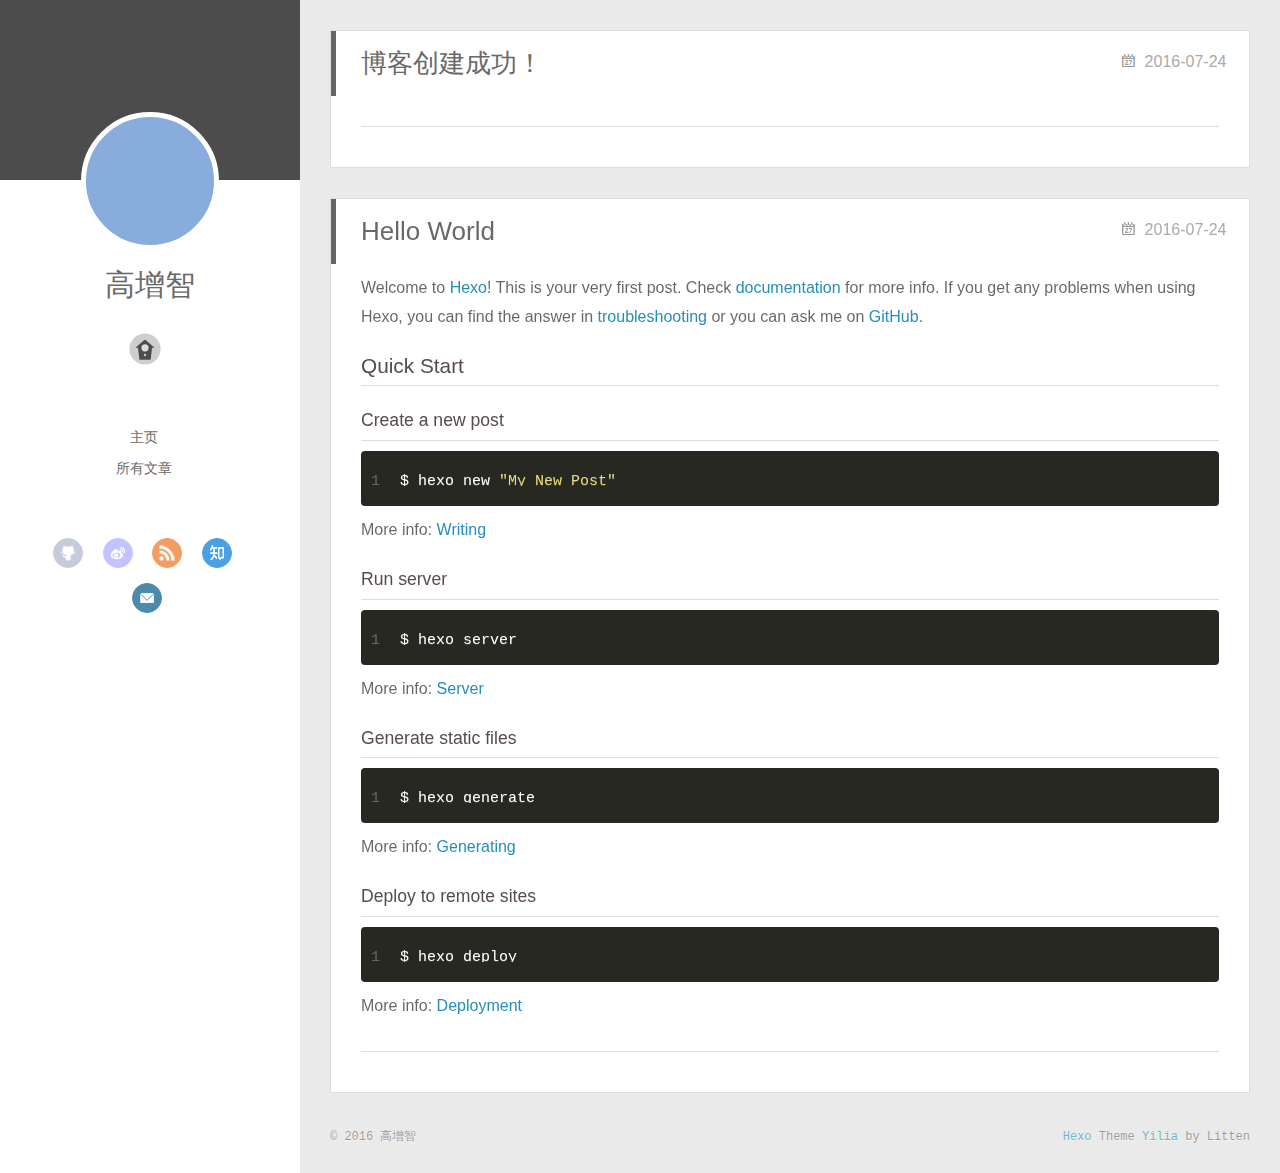
<file: index.html>
<!DOCTYPE html>
<html>
<head>
  <meta charset="utf-8">
  
  <meta http-equiv="X-UA-Compatible" content="IE=edge" >
  <title>简简单单 - Blog</title>
  <meta name="viewport" content="width=device-width, initial-scale=1, maximum-scale=1">
  <meta property="og:type" content="website">
<meta property="og:title" content="简简单单 - Blog">
<meta property="og:url" content="http://yuefengkai.github.io/index.html">
<meta property="og:site_name" content="简简单单 - Blog">
<meta name="twitter:card" content="summary">
<meta name="twitter:title" content="简简单单 - Blog">
  
    <link rel="alternative" href="/atom.xml" title="简简单单 - Blog" type="application/atom+xml">
  
  
    <link rel="icon" href="/favicon.png">
  
  <link rel="stylesheet" href="/css/style.css">
</head>

<body>
  <div id="container">
    <div class="left-col">
    <div class="overlay"></div>
<div class="intrude-less">
	<header id="header" class="inner">
		<a href="/" class="profilepic">
			
			<img lazy-src="https://avatars0.githubusercontent.com/u/2100585?v=3&amp;s=460" class="js-avatar">
			
		</a>

		<hgroup>
		  <h1 class="header-author"><a href="/">高增智</a></h1>
		</hgroup>

		

		
			<div class="switch-btn">
				<div class="icon">
					<div class="icon-ctn">
						<div class="icon-wrap icon-house" data-idx="0">
							<div class="birdhouse"></div>
							<div class="birdhouse_holes"></div>
						</div>
						<div class="icon-wrap icon-ribbon hide" data-idx="1">
							<div class="ribbon"></div>
						</div>
						
						<div class="icon-wrap icon-link hide" data-idx="2">
							<div class="loopback_l"></div>
							<div class="loopback_r"></div>
						</div>
						
						
						<div class="icon-wrap icon-me hide" data-idx="3">
							<div class="user"></div>
							<div class="shoulder"></div>
						</div>
						
					</div>
					
				</div>
				<div class="tips-box hide">
					<div class="tips-arrow"></div>
					<ul class="tips-inner">
						<li>Menu</li>
						<li>Tags</li>
						
						<li>Links</li>
						
						
						<li>Über</li>
						
					</ul>
				</div>
			</div>
		

		<div class="switch-area">
			<div class="switch-wrap">
				<section class="switch-part switch-part1">
					<nav class="header-menu">
						<ul>
						
							<li><a href="/">主页</a></li>
				        
							<li><a href="/archives">所有文章</a></li>
				        
						</ul>
					</nav>
					<nav class="header-nav">
						<div class="social">
							
								<a class="github" target="_blank" href="https://github.com/yuefengkai/yuefengkai" title="github">github</a>
					        
								<a class="weibo" target="_blank" href="#" title="weibo">weibo</a>
					        
								<a class="rss" target="_blank" href="#" title="rss">rss</a>
					        
								<a class="zhihu" target="_blank" href="#" title="zhihu">zhihu</a>
					        
								<a class="mail" target="_blank" href="/gaozengzhi@gmail.com" title="mail">mail</a>
					        
						</div>
					</nav>
				</section>
				
				
				<section class="switch-part switch-part2">
					<div class="widget tagcloud" id="js-tagcloud">
						
					</div>
				</section>
				
				
				
				<section class="switch-part switch-part3">
					<div id="js-friends">
					
			          <a target="_blank" class="main-nav-link switch-friends-link" href="http://localhost:4000/">奥巴马的博客</a>
			        
			          <a target="_blank" class="main-nav-link switch-friends-link" href="http://localhost:4000/">卡卡的美丽传说</a>
			        
			          <a target="_blank" class="main-nav-link switch-friends-link" href="http://localhost:4000/">本泽马的博客</a>
			        
			          <a target="_blank" class="main-nav-link switch-friends-link" href="http://localhost:4000/">吉格斯的博客</a>
			        
			          <a target="_blank" class="main-nav-link switch-friends-link" href="http://localhost:4000/">习大大大不同</a>
			        
			          <a target="_blank" class="main-nav-link switch-friends-link" href="http://localhost:4000/">托蒂的博客</a>
			        
			        </div>
				</section>
				

				
				
				<section class="switch-part switch-part4">
				
					<div id="js-aboutme">我是谁，我从哪里来，我到哪里去？我就是我，是颜色不一样的吃货…</div>
				</section>
				
			</div>
		</div>
	</header>				
</div>

    </div>
    <div class="mid-col">
      <nav id="mobile-nav">
  	<div class="overlay">
  		<div class="slider-trigger"></div>
  		<h1 class="header-author js-mobile-header hide">高增智</h1>
  	</div>
	<div class="intrude-less">
		<header id="header" class="inner">
			<div class="profilepic">
			
				<img lazy-src="https://avatars0.githubusercontent.com/u/2100585?v=3&amp;s=460" class="js-avatar">
			
			</div>
			<hgroup>
			  <h1 class="header-author">高增智</h1>
			</hgroup>
			
			<nav class="header-menu">
				<ul>
				
					<li><a href="/">主页</a></li>
		        
					<li><a href="/archives">所有文章</a></li>
		        
		        <div class="clearfix"></div>
				</ul>
			</nav>
			<nav class="header-nav">
				<div class="social">
					
						<a class="github" target="_blank" href="https://github.com/yuefengkai/yuefengkai" title="github">github</a>
			        
						<a class="weibo" target="_blank" href="#" title="weibo">weibo</a>
			        
						<a class="rss" target="_blank" href="#" title="rss">rss</a>
			        
						<a class="zhihu" target="_blank" href="#" title="zhihu">zhihu</a>
			        
						<a class="mail" target="_blank" href="/gaozengzhi@gmail.com" title="mail">mail</a>
			        
				</div>
			</nav>
		</header>				
	</div>
</nav>

      <div class="body-wrap">
  
    <article id="post-one" class="article article-type-post" itemscope itemprop="blogPost">
  
    <div class="article-meta">
      <a href="/2016/07/24/one/" class="article-date">
  	<time datetime="2016-07-24T05:15:51.000Z" itemprop="datePublished">2016-07-24</time>
</a>
    </div>
  
  <div class="article-inner">
    
      <input type="hidden" class="isFancy" />
    
    
      <header class="article-header">
        
  
    <h1 itemprop="name">
      <a class="article-title" href="/2016/07/24/one/">博客创建成功！</a>
    </h1>
  

      </header>
      
    
    <div class="article-entry" itemprop="articleBody">
      
        
      
    </div>
    
    <div class="article-info article-info-index">
      
      
      

      
      <div class="clearfix"></div>
    </div>
    
  </div>
  
</article>









  
    <article id="post-hello-world" class="article article-type-post" itemscope itemprop="blogPost">
  
    <div class="article-meta">
      <a href="/2016/07/24/hello-world/" class="article-date">
  	<time datetime="2016-07-24T03:35:20.000Z" itemprop="datePublished">2016-07-24</time>
</a>
    </div>
  
  <div class="article-inner">
    
      <input type="hidden" class="isFancy" />
    
    
      <header class="article-header">
        
  
    <h1 itemprop="name">
      <a class="article-title" href="/2016/07/24/hello-world/">Hello World</a>
    </h1>
  

      </header>
      
    
    <div class="article-entry" itemprop="articleBody">
      
        <p>Welcome to <a href="https://hexo.io/" target="_blank" rel="external">Hexo</a>! This is your very first post. Check <a href="https://hexo.io/docs/" target="_blank" rel="external">documentation</a> for more info. If you get any problems when using Hexo, you can find the answer in <a href="https://hexo.io/docs/troubleshooting.html" target="_blank" rel="external">troubleshooting</a> or you can ask me on <a href="https://github.com/hexojs/hexo/issues" target="_blank" rel="external">GitHub</a>.</p>
<h2 id="Quick-Start"><a href="#Quick-Start" class="headerlink" title="Quick Start"></a>Quick Start</h2><h3 id="Create-a-new-post"><a href="#Create-a-new-post" class="headerlink" title="Create a new post"></a>Create a new post</h3><figure class="highlight bash"><table><tr><td class="gutter"><pre><div class="line">1</div></pre></td><td class="code"><pre><div class="line">$ hexo new <span class="string">"My New Post"</span></div></pre></td></tr></table></figure>
<p>More info: <a href="https://hexo.io/docs/writing.html" target="_blank" rel="external">Writing</a></p>
<h3 id="Run-server"><a href="#Run-server" class="headerlink" title="Run server"></a>Run server</h3><figure class="highlight bash"><table><tr><td class="gutter"><pre><div class="line">1</div></pre></td><td class="code"><pre><div class="line">$ hexo server</div></pre></td></tr></table></figure>
<p>More info: <a href="https://hexo.io/docs/server.html" target="_blank" rel="external">Server</a></p>
<h3 id="Generate-static-files"><a href="#Generate-static-files" class="headerlink" title="Generate static files"></a>Generate static files</h3><figure class="highlight bash"><table><tr><td class="gutter"><pre><div class="line">1</div></pre></td><td class="code"><pre><div class="line">$ hexo generate</div></pre></td></tr></table></figure>
<p>More info: <a href="https://hexo.io/docs/generating.html" target="_blank" rel="external">Generating</a></p>
<h3 id="Deploy-to-remote-sites"><a href="#Deploy-to-remote-sites" class="headerlink" title="Deploy to remote sites"></a>Deploy to remote sites</h3><figure class="highlight bash"><table><tr><td class="gutter"><pre><div class="line">1</div></pre></td><td class="code"><pre><div class="line">$ hexo deploy</div></pre></td></tr></table></figure>
<p>More info: <a href="https://hexo.io/docs/deployment.html" target="_blank" rel="external">Deployment</a></p>

      
    </div>
    
    <div class="article-info article-info-index">
      
      
      

      
      <div class="clearfix"></div>
    </div>
    
  </div>
  
</article>









  
  
</div>
      <footer id="footer">
  <div class="outer">
    <div id="footer-info">
    	<div class="footer-left">
    		&copy; 2016 高增智
    	</div>
      	<div class="footer-right">
      		<a href="http://hexo.io/" target="_blank">Hexo</a>  Theme <a href="https://github.com/litten/hexo-theme-yilia" target="_blank">Yilia</a> by Litten
      	</div>
    </div>
  </div>
</footer>
    </div>
    
  <link rel="stylesheet" href="/fancybox/jquery.fancybox.css">


<script>
	var yiliaConfig = {
		fancybox: true,
		mathjax: true,
		animate: true,
		isHome: true,
		isPost: false,
		isArchive: false,
		isTag: false,
		isCategory: false,
		open_in_new: false
	}
</script>
<script src="http://7.url.cn/edu/jslib/comb/require-2.1.6,jquery-1.9.1.min.js"></script>
<script src="/js/main.js"></script>






<script type="text/x-mathjax-config">
MathJax.Hub.Config({
    tex2jax: {
        inlineMath: [ ['$','$'], ["\\(","\\)"]  ],
        processEscapes: true,
        skipTags: ['script', 'noscript', 'style', 'textarea', 'pre', 'code']
    }
});

MathJax.Hub.Queue(function() {
    var all = MathJax.Hub.getAllJax(), i;
    for(i=0; i < all.length; i += 1) {
        all[i].SourceElement().parentNode.className += ' has-jax';                 
    }       
});
</script>

<script type="text/javascript" src="http://cdn.mathjax.org/mathjax/latest/MathJax.js?config=TeX-AMS-MML_HTMLorMML">
</script>


  </div>
</body>
</html>
</file>
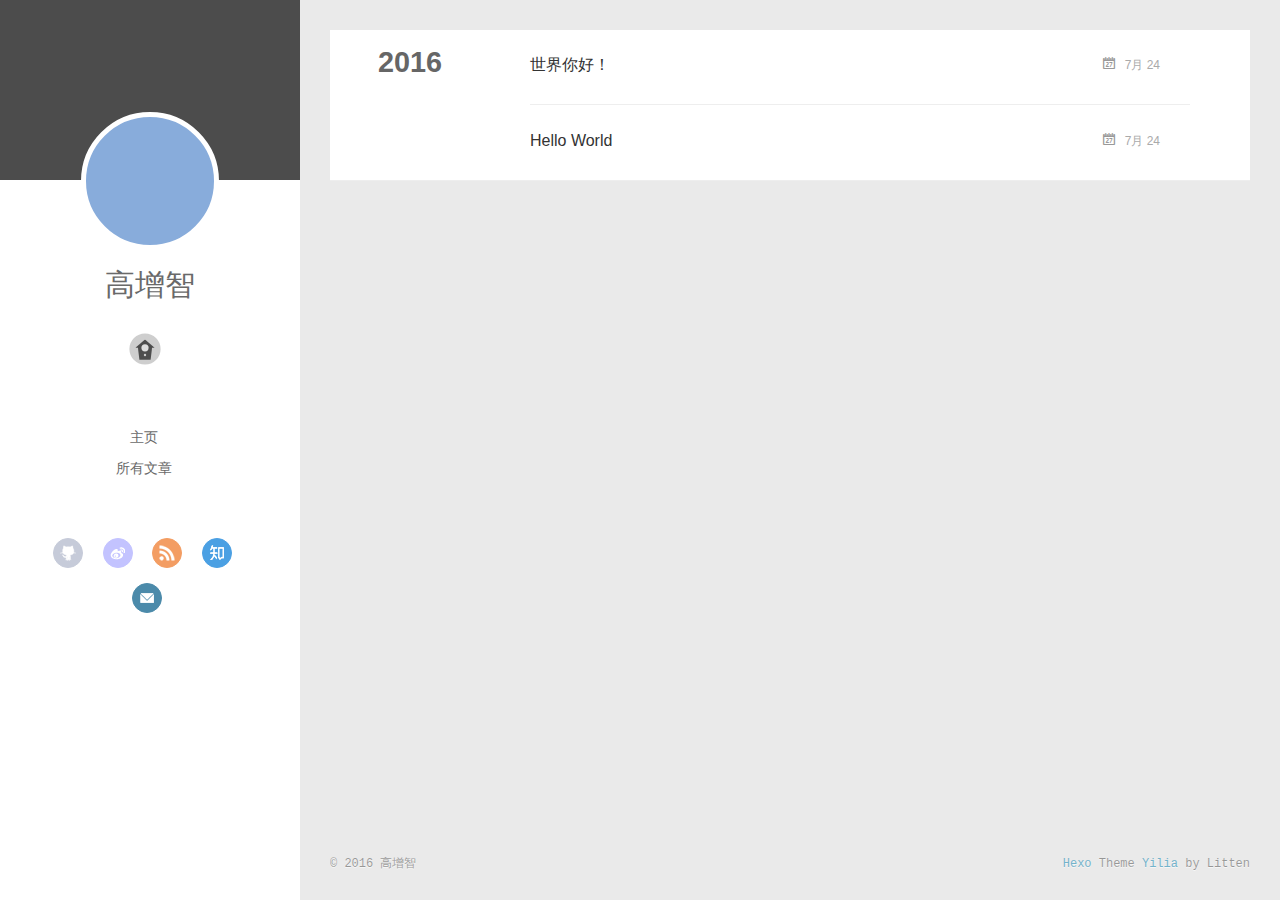
<file: archives/index.html>
<!DOCTYPE html>
<html>
<head>
  <meta charset="utf-8">
  
  <meta http-equiv="X-UA-Compatible" content="IE=edge" >
  <title>Archives | 简简单单 - Blog</title>
  <meta name="viewport" content="width=device-width, initial-scale=1, maximum-scale=1">
  <meta property="og:type" content="website">
<meta property="og:title" content="简简单单 - Blog">
<meta property="og:url" content="http://yuefengkai.github.io/archives/index.html">
<meta property="og:site_name" content="简简单单 - Blog">
<meta name="twitter:card" content="summary">
<meta name="twitter:title" content="简简单单 - Blog">
  
    <link rel="alternative" href="/atom.xml" title="简简单单 - Blog" type="application/atom+xml">
  
  
    <link rel="icon" href="/favicon.png">
  
  <link rel="stylesheet" href="/css/style.css">
</head>

<body>
  <div id="container">
    <div class="left-col">
    <div class="overlay"></div>
<div class="intrude-less">
	<header id="header" class="inner">
		<a href="/" class="profilepic">
			
			<img lazy-src="https://avatars0.githubusercontent.com/u/2100585?v=3&amp;s=460" class="js-avatar">
			
		</a>

		<hgroup>
		  <h1 class="header-author"><a href="/">高增智</a></h1>
		</hgroup>

		

		
			<div class="switch-btn">
				<div class="icon">
					<div class="icon-ctn">
						<div class="icon-wrap icon-house" data-idx="0">
							<div class="birdhouse"></div>
							<div class="birdhouse_holes"></div>
						</div>
						<div class="icon-wrap icon-ribbon hide" data-idx="1">
							<div class="ribbon"></div>
						</div>
						
						<div class="icon-wrap icon-link hide" data-idx="2">
							<div class="loopback_l"></div>
							<div class="loopback_r"></div>
						</div>
						
						
						<div class="icon-wrap icon-me hide" data-idx="3">
							<div class="user"></div>
							<div class="shoulder"></div>
						</div>
						
					</div>
					
				</div>
				<div class="tips-box hide">
					<div class="tips-arrow"></div>
					<ul class="tips-inner">
						<li>Menu</li>
						<li>Tags</li>
						
						<li>Links</li>
						
						
						<li>Über</li>
						
					</ul>
				</div>
			</div>
		

		<div class="switch-area">
			<div class="switch-wrap">
				<section class="switch-part switch-part1">
					<nav class="header-menu">
						<ul>
						
							<li><a href="/">主页</a></li>
				        
							<li><a href="/archives">所有文章</a></li>
				        
						</ul>
					</nav>
					<nav class="header-nav">
						<div class="social">
							
								<a class="github" target="_blank" href="https://github.com/yuefengkai/yuefengkai" title="github">github</a>
					        
								<a class="weibo" target="_blank" href="#" title="weibo">weibo</a>
					        
								<a class="rss" target="_blank" href="#" title="rss">rss</a>
					        
								<a class="zhihu" target="_blank" href="#" title="zhihu">zhihu</a>
					        
								<a class="mail" target="_blank" href="/gaozengzhi@gmail.com" title="mail">mail</a>
					        
						</div>
					</nav>
				</section>
				
				
				<section class="switch-part switch-part2">
					<div class="widget tagcloud" id="js-tagcloud">
						
					</div>
				</section>
				
				
				
				<section class="switch-part switch-part3">
					<div id="js-friends">
					
			          <a target="_blank" class="main-nav-link switch-friends-link" href="http://localhost:4000/">奥巴马的博客</a>
			        
			          <a target="_blank" class="main-nav-link switch-friends-link" href="http://localhost:4000/">卡卡的美丽传说</a>
			        
			          <a target="_blank" class="main-nav-link switch-friends-link" href="http://localhost:4000/">本泽马的博客</a>
			        
			          <a target="_blank" class="main-nav-link switch-friends-link" href="http://localhost:4000/">吉格斯的博客</a>
			        
			          <a target="_blank" class="main-nav-link switch-friends-link" href="http://localhost:4000/">习大大大不同</a>
			        
			          <a target="_blank" class="main-nav-link switch-friends-link" href="http://localhost:4000/">托蒂的博客</a>
			        
			        </div>
				</section>
				

				
				
				<section class="switch-part switch-part4">
				
					<div id="js-aboutme">我是谁，我从哪里来，我到哪里去？我就是我，是颜色不一样的吃货…</div>
				</section>
				
			</div>
		</div>
	</header>				
</div>

    </div>
    <div class="mid-col">
      <nav id="mobile-nav">
  	<div class="overlay">
  		<div class="slider-trigger"></div>
  		<h1 class="header-author js-mobile-header hide">高增智</h1>
  	</div>
	<div class="intrude-less">
		<header id="header" class="inner">
			<div class="profilepic">
			
				<img lazy-src="https://avatars0.githubusercontent.com/u/2100585?v=3&amp;s=460" class="js-avatar">
			
			</div>
			<hgroup>
			  <h1 class="header-author">高增智</h1>
			</hgroup>
			
			<nav class="header-menu">
				<ul>
				
					<li><a href="/">主页</a></li>
		        
					<li><a href="/archives">所有文章</a></li>
		        
		        <div class="clearfix"></div>
				</ul>
			</nav>
			<nav class="header-nav">
				<div class="social">
					
						<a class="github" target="_blank" href="https://github.com/yuefengkai/yuefengkai" title="github">github</a>
			        
						<a class="weibo" target="_blank" href="#" title="weibo">weibo</a>
			        
						<a class="rss" target="_blank" href="#" title="rss">rss</a>
			        
						<a class="zhihu" target="_blank" href="#" title="zhihu">zhihu</a>
			        
						<a class="mail" target="_blank" href="/gaozengzhi@gmail.com" title="mail">mail</a>
			        
				</div>
			</nav>
		</header>				
	</div>
</nav>

      <div class="body-wrap">
  
  
    
    
      
      
      <section class="archives-wrap">
        <div class="archive-year-wrap">
          <a href="/archives/2016" class="archive-year">2016</a>
        </div>
        <div class="archives">
    
    <article class="archive-article archive-type-post">
  <div class="archive-article-inner">
    <header class="archive-article-header">
      	<div class="article-meta">
	      	<a href="/2016/07/24/世界你好/" class="archive-article-date">
  	<time datetime="2016-07-24T05:15:51.000Z" itemprop="datePublished">7月 24</time>
</a>
        </div>
    	 
  
    <h1 itemprop="name">
      <a class="archive-article-title" href="/2016/07/24/世界你好/">世界你好！</a>
    </h1>
  

        <div class="article-info info-on-right">
          
          

        </div>
        <div class="clearfix"></div>
    </header>
  </div>
</article>
  
    
    
    <article class="archive-article archive-type-post">
  <div class="archive-article-inner">
    <header class="archive-article-header">
      	<div class="article-meta">
	      	<a href="/2016/07/24/hello-world/" class="archive-article-date">
  	<time datetime="2016-07-24T03:35:20.000Z" itemprop="datePublished">7月 24</time>
</a>
        </div>
    	 
  
    <h1 itemprop="name">
      <a class="archive-article-title" href="/2016/07/24/hello-world/">Hello World</a>
    </h1>
  

        <div class="article-info info-on-right">
          
          

        </div>
        <div class="clearfix"></div>
    </header>
  </div>
</article>
  
  
    </div></section>
  

    

</div>
      <footer id="footer">
  <div class="outer">
    <div id="footer-info">
    	<div class="footer-left">
    		&copy; 2016 高增智
    	</div>
      	<div class="footer-right">
      		<a href="http://hexo.io/" target="_blank">Hexo</a>  Theme <a href="https://github.com/litten/hexo-theme-yilia" target="_blank">Yilia</a> by Litten
      	</div>
    </div>
  </div>
</footer>
    </div>
    
  <link rel="stylesheet" href="/fancybox/jquery.fancybox.css">


<script>
	var yiliaConfig = {
		fancybox: true,
		mathjax: true,
		animate: true,
		isHome: false,
		isPost: false,
		isArchive: true,
		isTag: false,
		isCategory: false,
		open_in_new: false
	}
</script>
<script src="http://7.url.cn/edu/jslib/comb/require-2.1.6,jquery-1.9.1.min.js"></script>
<script src="/js/main.js"></script>






<script type="text/x-mathjax-config">
MathJax.Hub.Config({
    tex2jax: {
        inlineMath: [ ['$','$'], ["\\(","\\)"]  ],
        processEscapes: true,
        skipTags: ['script', 'noscript', 'style', 'textarea', 'pre', 'code']
    }
});

MathJax.Hub.Queue(function() {
    var all = MathJax.Hub.getAllJax(), i;
    for(i=0; i < all.length; i += 1) {
        all[i].SourceElement().parentNode.className += ' has-jax';                 
    }       
});
</script>

<script type="text/javascript" src="http://cdn.mathjax.org/mathjax/latest/MathJax.js?config=TeX-AMS-MML_HTMLorMML">
</script>


  </div>
</body>
</html>
</file>
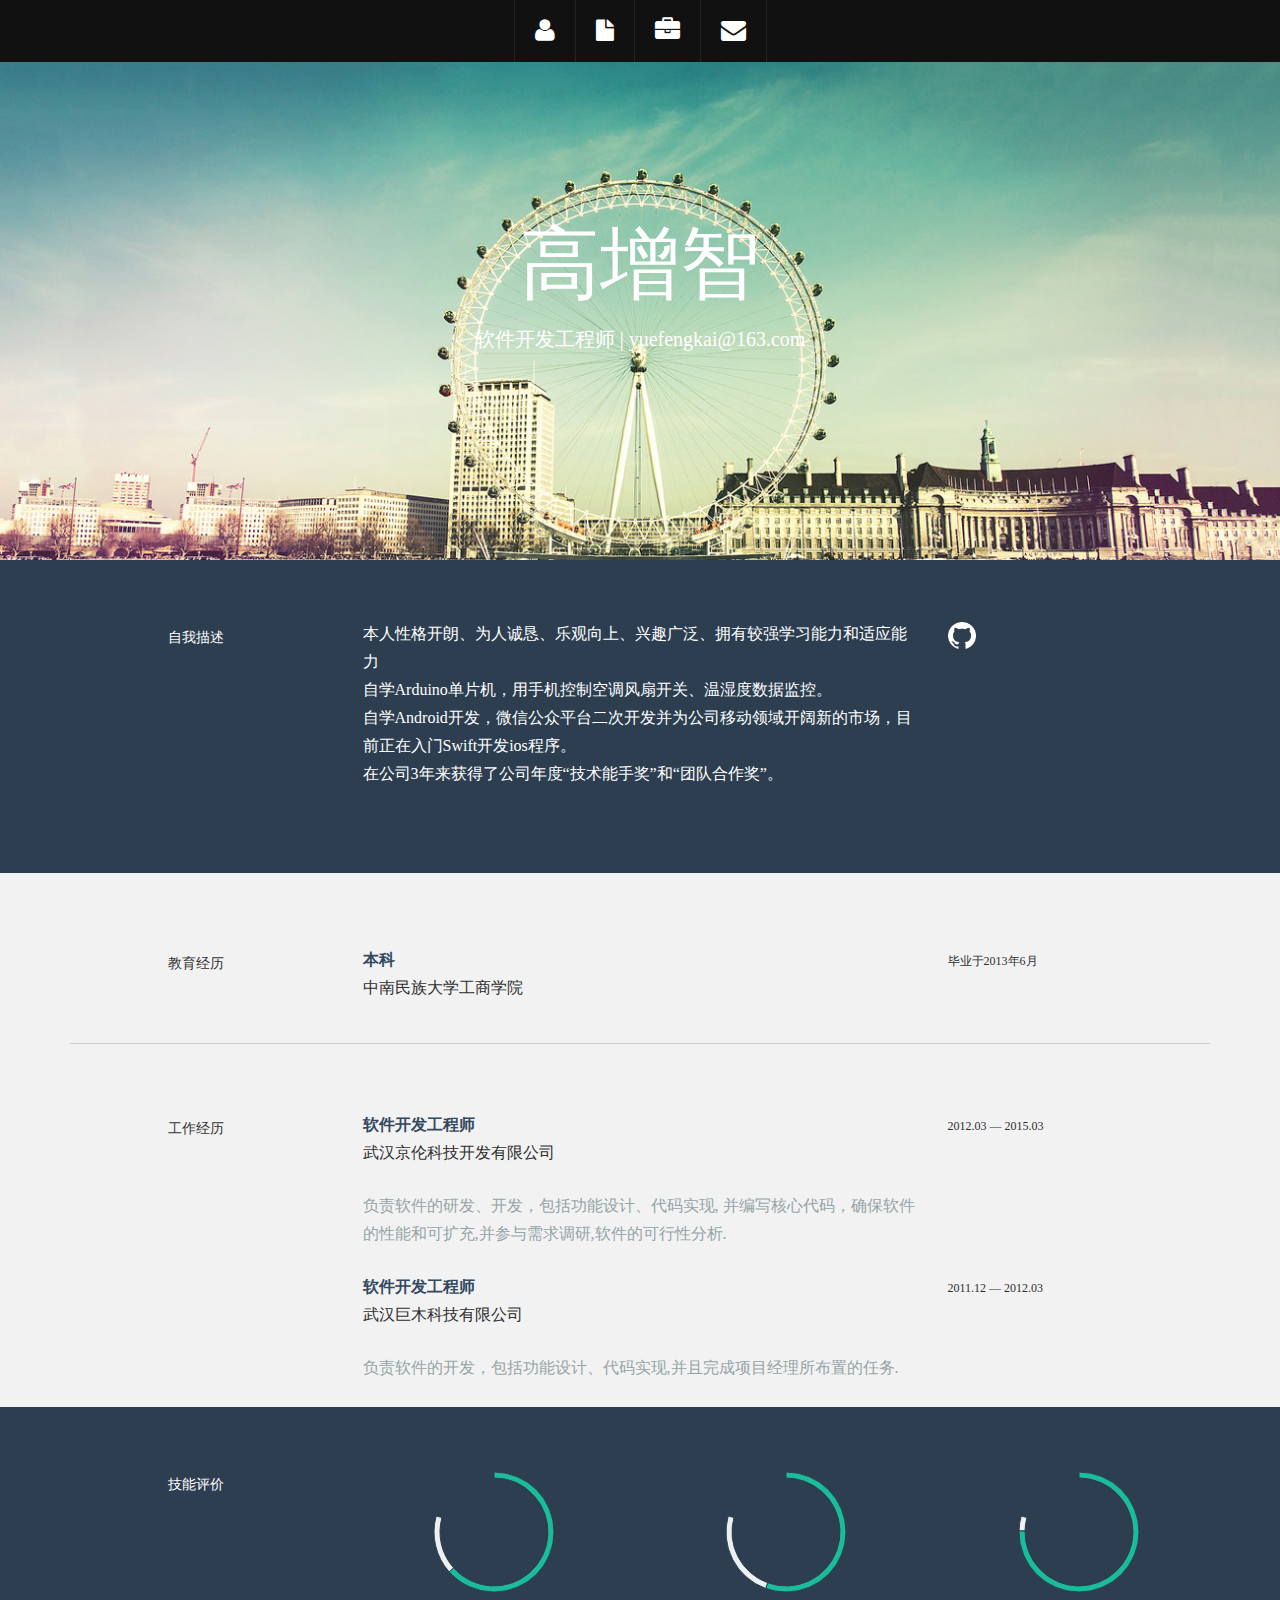
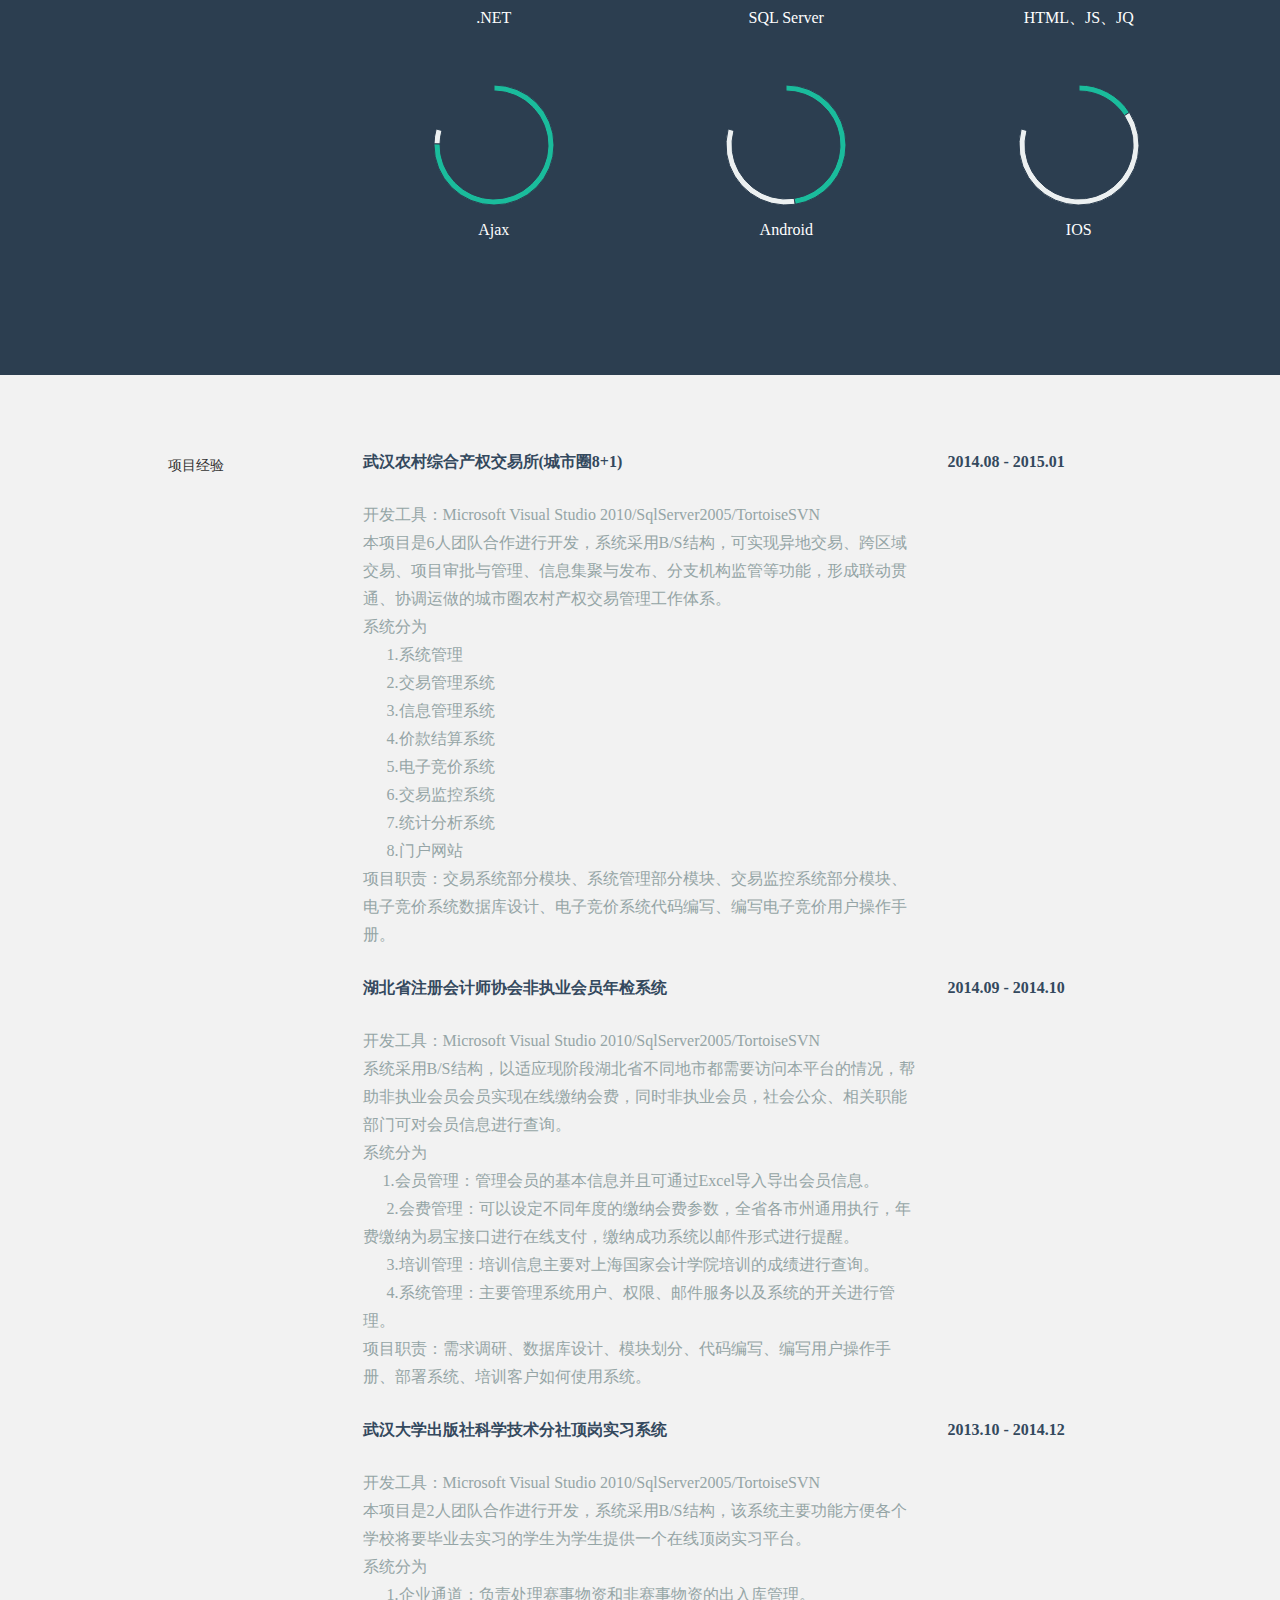
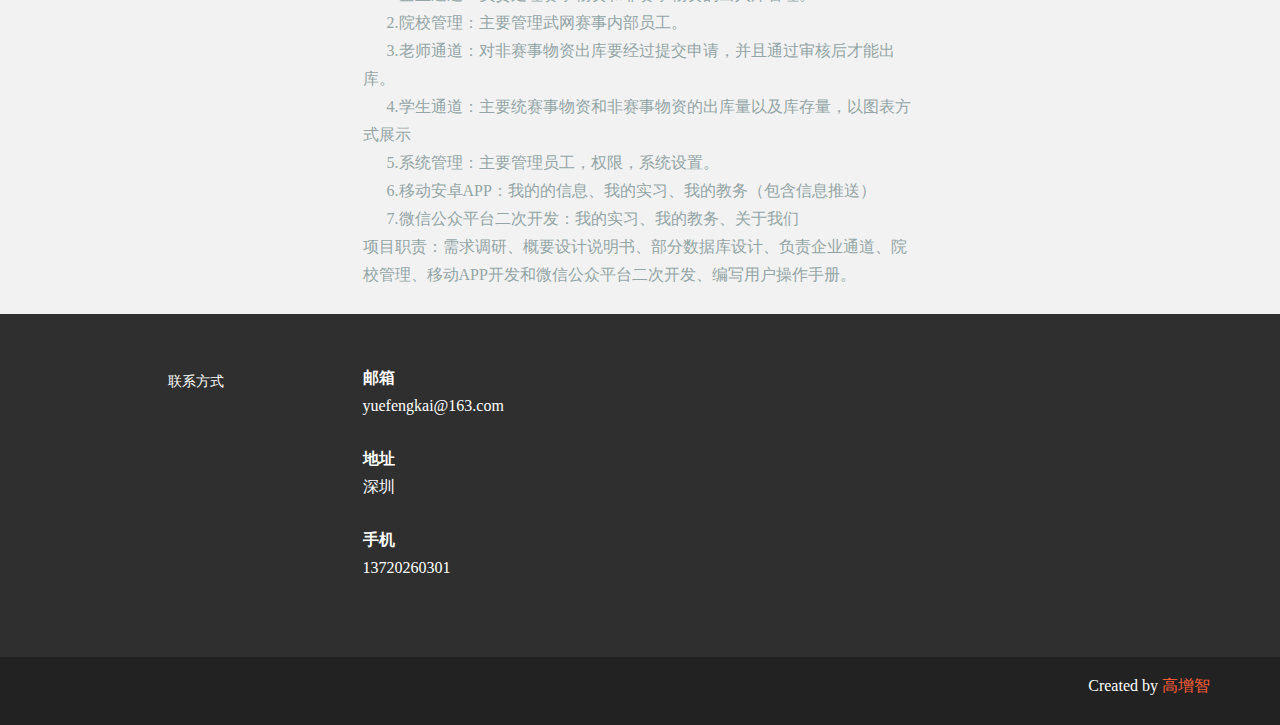
<file: resume/index.html>
<!DOCTYPE html>
<html lang="en">
  <head>
    <meta http-equiv="Content-Type" content="text/html; charset=utf-8" /> 
    <meta name="viewport" content="width=device-width, initial-scale=1.0">
    <meta name="description" content="">
    <meta name="author" content="">
    <link rel="shortcut icon" href="assets/ico/favicon.png">

    <title>高增智 - 个人简历</title>

    <!-- Bootstrap core CSS -->
    <link href="assets/css/bootstrap.css" rel="stylesheet">

    <!-- Custom styles for this template -->
    <link href="assets/css/main.css" rel="stylesheet">
    
	<link rel="stylesheet" href="assets/css/font-awesome.min.css">
    
    <!-- <link href='http://fonts.googleapis.com/css?family=Lato:300,400,700,300italic,400italic' rel='stylesheet' type='text/css'>
    <link href='http://fonts.googleapis.com/css?family=Raleway:400,300,700' rel='stylesheet' type='text/css'>-->
    
    <script src="assets/js/jquery.min.js"></script>
    <script type="text/javascript" src="assets/js/smoothscroll.js"></script> 
    <script src="assets/js/Chart.js"></script>

    <!-- HTML5 shim and Respond.js IE8 support of HTML5 elements and media queries -->
    <!--[if lt IE 9]>
      <script src="assets/js/html5shiv.js"></script>
      <script src="assets/js/respond.min.js"></script>
    <![endif]-->
  </head>

  <body data-spy="scroll" data-offset="0" data-target="#nav">

	<div id="section-topbar">
		<div id="topbar-inner">
			<div class="container">
				<div class="row">
					<div class="dropdown">
						<ul id="nav" class="nav">
							<li class="menu-item"><a class="smoothScroll" href="#about" title="自我描述"><i class="icon-user"></i></a></li>
							<li class="menu-item"><a class="smoothScroll" href="#resume" title="个人简历"><i class="icon-file"></i></a></li>
							<li class="menu-item"><a class="smoothScroll" href="#work" title="项目经验"><i class="icon-briefcase"></i></a></li>
							<li class="menu-item"><a class="smoothScroll" href="#contact" title="联系方式"><i class="icon-envelope"></i></a></li>
						</ul><!--/ uL#nav -->
					</div><!-- /.dropdown -->

					<div class="clear"></div>
				</div><!--/.row -->
			</div><!--/.container -->

			<div class="clear"></div>
		</div><!--/ #topbar-inner -->
	</div><!--/ #section-topbar -->
	
	<div id="headerwrap">
		<div class="container">
			<div class="row centered">
				<div class="col-lg-12">
					<h1>高增智</h1>
					<h3>软件开发工程师 | yuefengkai@163.com</h3>
				</div><!--/.col-lg-12 -->
			</div><!--/.row -->
		</div><!--/.container -->
	</div><!--/.#headerwrap -->
	

	<section id="about" name="about"></section>
	<div id="intro">
		<div class="container">
			<div class="row">
				
				<div class="col-lg-2 col-lg-offset-1">
					<h5>自我描述</h5>
				</div>
				<div class="col-lg-6">
					<p>
					本人性格开朗、为人诚恳、乐观向上、兴趣广泛、拥有较强学习能力和适应能力
					<br/>
					自学Arduino单片机，用手机控制空调风扇开关、温湿度数据监控。
					<br/>
					自学Android开发，微信公众平台二次开发并为公司移动领域开阔新的市场，目前正在入门Swift开发ios程序。
					<br/>
					在公司3年来获得了公司年度“技术能手奖”和“团队合作奖”。</p>
				</div>
				<div class="col-lg-3">
					<p><a href="https://github.com/yuefengkai" title="GitHub主页"><img width="28" src="assets/img/github.png"/></a> <sm>&nbsp;</sm></p>
				</div>
				
			</div><!--/.row -->
		</div><!--/.container -->
	</div><!--/ #intro -->


	<section id="resume" name="resume"></section>
	<br/>
	<!--EDUCATION DESCRIPTION -->
	<div class="container desc">
		<div class="row">

				<div class="col-lg-2 col-lg-offset-1">
					<h5>教育经历</h5>
				</div>
				<div class="col-lg-6">
					<p><t>本科</t><br/>
						中南民族大学工商学院 <br/>
						<i><!--/艺术设计--></i>
					</p>
				</div>
				<div class="col-lg-3">
					<p><sm>毕业于2013年6月</sm><br/>
					</p>
				</div>
		</div><!--/.row -->
		
		<hr>
	</div><!--/.container -->
	
	
	<!--WORK DESCRIPTION -->
	<div class="container desc">
		<div class="row">

				<div class="col-lg-2 col-lg-offset-1">
					<h5>工作经历</h5>
				</div>
				<div class="col-lg-6">
					<p><t>软件开发工程师</t><br/>
						武汉京伦科技开发有限公司 <br/>
					</p>
					<p><more>负责软件的研发、开发，包括功能设计、代码实现, 并编写核心代码，确保软件的性能和可扩充,并参与需求调研,软件的可行性分析.</more></p>
				</div>
				<div class="col-lg-3">
					<p><sm>2012.03 — 2015.03</sm></p>
				</div>
	
				<div class="col-lg-6 col-lg-offset-3">
					<p><t>软件开发工程师</t><br/>
						武汉巨木科技有限公司 <br/>
					</p>
					<p><more>负责软件的开发，包括功能设计、代码实现,并且完成项目经理所布置的任务.</more></p>
				</div>
				<div class="col-lg-3">
					<p><sm>2011.12 — 2012.03</sm></p>
				</div>
		</div><!--/.row -->		
		
	</div><!--/.container -->


	
	
	<!--SKILLS DESCRIPTION -->
	<div id="skillswrap">
		<div class="container">
			<div class="row">
					<div class="col-lg-2 col-lg-offset-1">
						<h5>技能评价</h5>
					</div>
					<div class="col-lg-3 centered">
						<canvas id="javascript" height="130" width="130"></canvas>
						<p>.NET</p>
						<br>
						<script>
							var doughnutData = [
									{
										value: 80,
										color:"#1abc9c"
									},
									{
										value : 20,
										color : "#ecf0f1"
									}
								];
								var myDoughnut = new Chart(document.getElementById("javascript").getContext("2d")).Doughnut(doughnutData);
						</script>
					</div>
					<div class="col-lg-3 centered">
						<canvas id="bootstrap" height="130" width="130"></canvas>
						<p>SQL Server</p>
						<br>
						<script>
							var doughnutData = [
									{
										value: 70,
										color:"#1abc9c"
									},
									{
										value : 30,
										color : "#ecf0f1"
									}
								];
								var myDoughnut = new Chart(document.getElementById("bootstrap").getContext("2d")).Doughnut(doughnutData);
						</script>
					</div>
					<div class="col-lg-3 centered">
						<canvas id="wordpress" height="130" width="130"></canvas>
						<p>HTML、JS、JQ</p>
						<br>
						<script>
							var doughnutData = [
									{
										value: 95,
										color:"#1abc9c"
									},
									{
										value : 5,
										color : "#ecf0f1"
									}
								];
								var myDoughnut = new Chart(document.getElementById("wordpress").getContext("2d")).Doughnut(doughnutData);
						</script>
					</div>
					
					<div class="col-lg-3 col-lg-offset-3 centered">
						<canvas id="html" height="130" width="130"></canvas>
						<p>Ajax</p>
						<br>
						<script>
							var doughnutData = [
									{
										value: 95,
										color:"#1abc9c"
									},
									{
										value : 5,
										color : "#ecf0f1"
									}
								];
								var myDoughnut = new Chart(document.getElementById("html").getContext("2d")).Doughnut(doughnutData);
						</script>
					</div>
					<div class="col-lg-3 centered">
						<canvas id="photoshop" height="130" width="130"></canvas>
						<p>Android</p>
						<br>
						<script>
							var doughnutData = [
									{
										value: 60,
										color:"#1abc9c"
									},
									{
										value : 40,
										color : "#ecf0f1"
									}
								];
								var myDoughnut = new Chart(document.getElementById("photoshop").getContext("2d")).Doughnut(doughnutData);
						</script>
					</div>
					<div class="col-lg-3 centered">
						<canvas id="illustrator" height="130" width="130"></canvas>
						<p>IOS</p>
						<br>
						<script>
							var doughnutData = [
									{
										value: 20,
										color:"#1abc9c"
									},
									{
										value : 80,
										color : "#ecf0f1"
									}
								];
								var myDoughnut = new Chart(document.getElementById("illustrator").getContext("2d")).Doughnut(doughnutData);
						</script>
					</div>

			</div><!--/.row -->
			<br>
		</div><!--/.container -->
	</div><!--/ #skillswrap -->



	<section id="work" name="work"></section>
	<br/>
	
	<div class="container desc">
		<div class="row">

				<div class="col-lg-2 col-lg-offset-1">
					<h5>项目经验</h5>
				</div>
				<div class="col-lg-6">
					<p><t>武汉农村综合产权交易所(城市圈8+1)</t><br/>
						
					</p>
					<p><more>
						开发工具：Microsoft Visual Studio 2010/SqlServer2005/TortoiseSVN<br/>
本项目是6人团队合作进行开发，系统采用B/S结构，可实现异地交易、跨区域交易、项目审批与管理、信息集聚与发布、分支机构监管等功能，形成联动贯通、协调运做的城市圈农村产权交易管理工作体系。<br/>
系统分为<br/>
&nbsp;&nbsp;&nbsp;&nbsp;&nbsp;&nbsp;1.系统管理<br/>
&nbsp;&nbsp;&nbsp;&nbsp;&nbsp;&nbsp;2.交易管理系统<br/>
&nbsp;&nbsp;&nbsp;&nbsp;&nbsp;&nbsp;3.信息管理系统<br/>
&nbsp;&nbsp;&nbsp;&nbsp;&nbsp;&nbsp;4.价款结算系统<br/>
&nbsp;&nbsp;&nbsp;&nbsp;&nbsp;&nbsp;5.电子竞价系统<br/>
&nbsp;&nbsp;&nbsp;&nbsp;&nbsp;&nbsp;6.交易监控系统<br/>
&nbsp;&nbsp;&nbsp;&nbsp;&nbsp;&nbsp;7.统计分析系统<br/>
&nbsp;&nbsp;&nbsp;&nbsp;&nbsp;&nbsp;8.门户网站<br/>
项目职责：交易系统部分模块、系统管理部分模块、交易监控系统部分模块、电子竞价系统数据库设计、电子竞价系统代码编写、编写电子竞价用户操作手册。
					</more></p>
				</div>
				<div class="col-lg-3">
					<p><t>2014.08 - 2015.01</t></p>
				</div>
	
				<div class="col-lg-6 col-lg-offset-3">
					<p><t>湖北省注册会计师协会非执业会员年检系统</t>
						
					</p>
					<p><more>
						开发工具：Microsoft Visual Studio 2010/SqlServer2005/TortoiseSVN<br/>
系统采用B/S结构，以适应现阶段湖北省不同地市都需要访问本平台的情况，帮助非执业会员会员实现在线缴纳会费，同时非执业会员，社会公众、相关职能部门可对会员信息进行查询。<br/>
系统分为<br/>　
1.会员管理：管理会员的基本信息并且可通过Excel导入导出会员信息。<br/>
&nbsp;&nbsp;&nbsp;&nbsp;&nbsp;&nbsp;2.会费管理：可以设定不同年度的缴纳会费参数，全省各市州通用执行，年费缴纳为易宝接口进行在线支付，缴纳成功系统以邮件形式进行提醒。<br/>
&nbsp;&nbsp;&nbsp;&nbsp;&nbsp;&nbsp;3.培训管理：培训信息主要对上海国家会计学院培训的成绩进行查询。<br/>
&nbsp;&nbsp;&nbsp;&nbsp;&nbsp;&nbsp;4.系统管理：主要管理系统用户、权限、邮件服务以及系统的开关进行管理。<br/>
项目职责：需求调研、数据库设计、模块划分、代码编写、编写用户操作手册、部署系统、培训客户如何使用系统。<br/> 
					</more></p>
				</div>
				<div class="col-lg-3">
					<p><t>2014.09 - 2014.10</t></p>
				</div>
				
	
				<div class="col-lg-6 col-lg-offset-3">
					<p><t>武汉大学出版社科学技术分社顶岗实习系统</t>
						
					</p>
					<p><more>
						开发工具：Microsoft Visual Studio 2010/SqlServer2005/TortoiseSVN<br/>
本项目是2人团队合作进行开发，系统采用B/S结构，该系统主要功能方便各个学校将要毕业去实习的学生为学生提供一个在线顶岗实习平台。<br/>
系统分为<br/>
&nbsp;&nbsp;&nbsp;&nbsp;&nbsp;&nbsp;1.企业通道：负责处理赛事物资和非赛事物资的出入库管理。<br/> 
&nbsp;&nbsp;&nbsp;&nbsp;&nbsp;&nbsp;2.院校管理：主要管理武网赛事内部员工。<br/> 
&nbsp;&nbsp;&nbsp;&nbsp;&nbsp;&nbsp;3.老师通道：对非赛事物资出库要经过提交申请，并且通过审核后才能出库。<br/>
&nbsp;&nbsp;&nbsp;&nbsp;&nbsp;&nbsp;4.学生通道：主要统赛事物资和非赛事物资的出库量以及库存量，以图表方式展示<br/> 
&nbsp;&nbsp;&nbsp;&nbsp;&nbsp;&nbsp;5.系统管理：主要管理员工，权限，系统设置。<br/>
&nbsp;&nbsp;&nbsp;&nbsp;&nbsp;&nbsp;6.移动安卓APP：我的的信息、我的实习、我的教务（包含信息推送）<br/>
&nbsp;&nbsp;&nbsp;&nbsp;&nbsp;&nbsp;7.微信公众平台二次开发：我的实习、我的教务、关于我们<br/>
项目职责：需求调研、概要设计说明书、部分数据库设计、负责企业通道、院校管理、移动APP开发和微信公众平台二次开发、编写用户操作手册。 
					</more></p>
				</div>
				<div class="col-lg-3">
					<p><t>2013.10 - 2014.12</t></p>
				</div>
		</div><!--/.row -->		
		
	</div><!--/.container -->


	<section id="contact" name="contact"></section>
	<!--FOOTER DESCRIPTION -->
	<div id="footwrap">
		<div class="container">
			<div class="row">
			
				<div class="col-lg-2 col-lg-offset-1">
					<h5>联系方式</h5>
				</div>
				<div class="col-lg-6">
					<p><t>邮箱</t><br/>
						yuefengkai@163.com <br/>
					</p>
					<p><t>地址</t><br/>
						深圳
					</p>
					<p><t>手机</t><br/>
						13720260301 <br/>
					</p>
				</div>
				<div style="display:none" class="col-lg-3">
					<p><sm>SOCIAL LINKS</sm></p>
					<p>
						<a href="#"><i class="icon-dribbble"></i></a>
						<a href="#"><i class="icon-twitter"></i></a>
						<a href="#"><i class="icon-facebook"></i></a>
						<a href="#"><i class="icon-linkedin"></i></a>
						<a href="#"><i class="icon-apple"></i></a>

					</p>
				</div>
			</div><!--/.row -->
		</div><!--/.container -->
	</div><!--/ #footer -->
	
	<div id="c">
		<div class="container">
			<p>Created by <a target="_blank" href="http://www.gaozengzhi.cn">高增智</a></p>
		
		</div>
	</div>
	

    <!-- Bootstrap core JavaScript
    ================================================== -->
    <!-- Placed at the end of the document so the pages load faster -->
    <script src="assets/js/bootstrap.js"></script>
  </body>
</html>
</file>
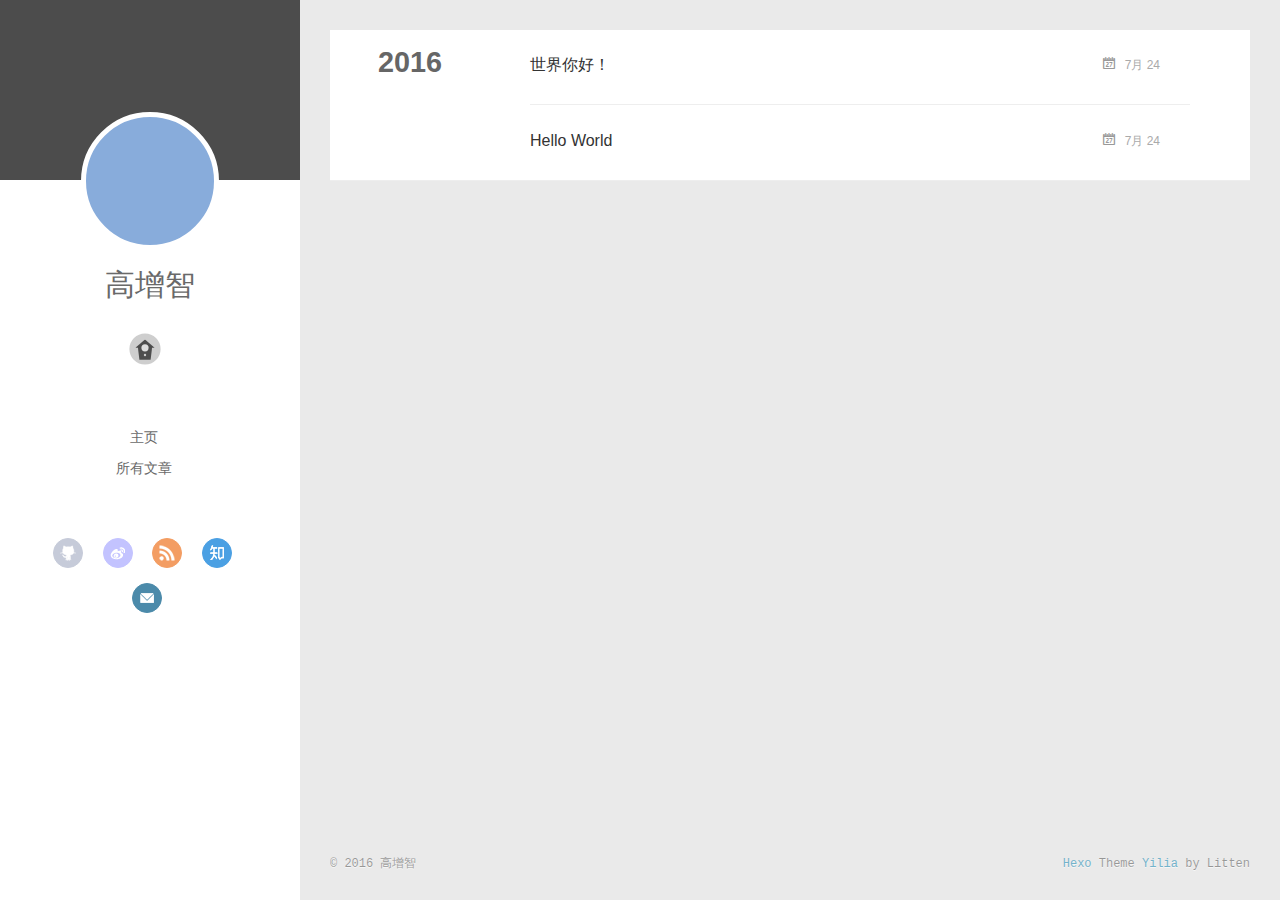
<file: archives/2016/index.html>
<!DOCTYPE html>
<html>
<head>
  <meta charset="utf-8">
  
  <meta http-equiv="X-UA-Compatible" content="IE=edge" >
  <title>Archives: 2016 | 简简单单 - Blog</title>
  <meta name="viewport" content="width=device-width, initial-scale=1, maximum-scale=1">
  <meta property="og:type" content="website">
<meta property="og:title" content="简简单单 - Blog">
<meta property="og:url" content="http://yuefengkai.github.io/archives/2016/index.html">
<meta property="og:site_name" content="简简单单 - Blog">
<meta name="twitter:card" content="summary">
<meta name="twitter:title" content="简简单单 - Blog">
  
    <link rel="alternative" href="/atom.xml" title="简简单单 - Blog" type="application/atom+xml">
  
  
    <link rel="icon" href="/favicon.png">
  
  <link rel="stylesheet" href="/css/style.css">
</head>

<body>
  <div id="container">
    <div class="left-col">
    <div class="overlay"></div>
<div class="intrude-less">
	<header id="header" class="inner">
		<a href="/" class="profilepic">
			
			<img lazy-src="https://avatars0.githubusercontent.com/u/2100585?v=3&amp;s=460" class="js-avatar">
			
		</a>

		<hgroup>
		  <h1 class="header-author"><a href="/">高增智</a></h1>
		</hgroup>

		

		
			<div class="switch-btn">
				<div class="icon">
					<div class="icon-ctn">
						<div class="icon-wrap icon-house" data-idx="0">
							<div class="birdhouse"></div>
							<div class="birdhouse_holes"></div>
						</div>
						<div class="icon-wrap icon-ribbon hide" data-idx="1">
							<div class="ribbon"></div>
						</div>
						
						<div class="icon-wrap icon-link hide" data-idx="2">
							<div class="loopback_l"></div>
							<div class="loopback_r"></div>
						</div>
						
						
						<div class="icon-wrap icon-me hide" data-idx="3">
							<div class="user"></div>
							<div class="shoulder"></div>
						</div>
						
					</div>
					
				</div>
				<div class="tips-box hide">
					<div class="tips-arrow"></div>
					<ul class="tips-inner">
						<li>Menu</li>
						<li>Tags</li>
						
						<li>Links</li>
						
						
						<li>Über</li>
						
					</ul>
				</div>
			</div>
		

		<div class="switch-area">
			<div class="switch-wrap">
				<section class="switch-part switch-part1">
					<nav class="header-menu">
						<ul>
						
							<li><a href="/">主页</a></li>
				        
							<li><a href="/archives">所有文章</a></li>
				        
						</ul>
					</nav>
					<nav class="header-nav">
						<div class="social">
							
								<a class="github" target="_blank" href="https://github.com/yuefengkai/yuefengkai" title="github">github</a>
					        
								<a class="weibo" target="_blank" href="#" title="weibo">weibo</a>
					        
								<a class="rss" target="_blank" href="#" title="rss">rss</a>
					        
								<a class="zhihu" target="_blank" href="#" title="zhihu">zhihu</a>
					        
								<a class="mail" target="_blank" href="/gaozengzhi@gmail.com" title="mail">mail</a>
					        
						</div>
					</nav>
				</section>
				
				
				<section class="switch-part switch-part2">
					<div class="widget tagcloud" id="js-tagcloud">
						
					</div>
				</section>
				
				
				
				<section class="switch-part switch-part3">
					<div id="js-friends">
					
			          <a target="_blank" class="main-nav-link switch-friends-link" href="http://localhost:4000/">奥巴马的博客</a>
			        
			          <a target="_blank" class="main-nav-link switch-friends-link" href="http://localhost:4000/">卡卡的美丽传说</a>
			        
			          <a target="_blank" class="main-nav-link switch-friends-link" href="http://localhost:4000/">本泽马的博客</a>
			        
			          <a target="_blank" class="main-nav-link switch-friends-link" href="http://localhost:4000/">吉格斯的博客</a>
			        
			          <a target="_blank" class="main-nav-link switch-friends-link" href="http://localhost:4000/">习大大大不同</a>
			        
			          <a target="_blank" class="main-nav-link switch-friends-link" href="http://localhost:4000/">托蒂的博客</a>
			        
			        </div>
				</section>
				

				
				
				<section class="switch-part switch-part4">
				
					<div id="js-aboutme">我是谁，我从哪里来，我到哪里去？我就是我，是颜色不一样的吃货…</div>
				</section>
				
			</div>
		</div>
	</header>				
</div>

    </div>
    <div class="mid-col">
      <nav id="mobile-nav">
  	<div class="overlay">
  		<div class="slider-trigger"></div>
  		<h1 class="header-author js-mobile-header hide">高增智</h1>
  	</div>
	<div class="intrude-less">
		<header id="header" class="inner">
			<div class="profilepic">
			
				<img lazy-src="https://avatars0.githubusercontent.com/u/2100585?v=3&amp;s=460" class="js-avatar">
			
			</div>
			<hgroup>
			  <h1 class="header-author">高增智</h1>
			</hgroup>
			
			<nav class="header-menu">
				<ul>
				
					<li><a href="/">主页</a></li>
		        
					<li><a href="/archives">所有文章</a></li>
		        
		        <div class="clearfix"></div>
				</ul>
			</nav>
			<nav class="header-nav">
				<div class="social">
					
						<a class="github" target="_blank" href="https://github.com/yuefengkai/yuefengkai" title="github">github</a>
			        
						<a class="weibo" target="_blank" href="#" title="weibo">weibo</a>
			        
						<a class="rss" target="_blank" href="#" title="rss">rss</a>
			        
						<a class="zhihu" target="_blank" href="#" title="zhihu">zhihu</a>
			        
						<a class="mail" target="_blank" href="/gaozengzhi@gmail.com" title="mail">mail</a>
			        
				</div>
			</nav>
		</header>				
	</div>
</nav>

      <div class="body-wrap">
  
  
    
    
      
      
      <section class="archives-wrap">
        <div class="archive-year-wrap">
          <a href="/archives/2016" class="archive-year">2016</a>
        </div>
        <div class="archives">
    
    <article class="archive-article archive-type-post">
  <div class="archive-article-inner">
    <header class="archive-article-header">
      	<div class="article-meta">
	      	<a href="/2016/07/24/世界你好/" class="archive-article-date">
  	<time datetime="2016-07-24T05:15:51.000Z" itemprop="datePublished">7月 24</time>
</a>
        </div>
    	 
  
    <h1 itemprop="name">
      <a class="archive-article-title" href="/2016/07/24/世界你好/">世界你好！</a>
    </h1>
  

        <div class="article-info info-on-right">
          
          

        </div>
        <div class="clearfix"></div>
    </header>
  </div>
</article>
  
    
    
    <article class="archive-article archive-type-post">
  <div class="archive-article-inner">
    <header class="archive-article-header">
      	<div class="article-meta">
	      	<a href="/2016/07/24/hello-world/" class="archive-article-date">
  	<time datetime="2016-07-24T03:35:20.000Z" itemprop="datePublished">7月 24</time>
</a>
        </div>
    	 
  
    <h1 itemprop="name">
      <a class="archive-article-title" href="/2016/07/24/hello-world/">Hello World</a>
    </h1>
  

        <div class="article-info info-on-right">
          
          

        </div>
        <div class="clearfix"></div>
    </header>
  </div>
</article>
  
  
    </div></section>
  

    

</div>
      <footer id="footer">
  <div class="outer">
    <div id="footer-info">
    	<div class="footer-left">
    		&copy; 2016 高增智
    	</div>
      	<div class="footer-right">
      		<a href="http://hexo.io/" target="_blank">Hexo</a>  Theme <a href="https://github.com/litten/hexo-theme-yilia" target="_blank">Yilia</a> by Litten
      	</div>
    </div>
  </div>
</footer>
    </div>
    
  <link rel="stylesheet" href="/fancybox/jquery.fancybox.css">


<script>
	var yiliaConfig = {
		fancybox: true,
		mathjax: true,
		animate: true,
		isHome: false,
		isPost: false,
		isArchive: true,
		isTag: false,
		isCategory: false,
		open_in_new: false
	}
</script>
<script src="http://7.url.cn/edu/jslib/comb/require-2.1.6,jquery-1.9.1.min.js"></script>
<script src="/js/main.js"></script>






<script type="text/x-mathjax-config">
MathJax.Hub.Config({
    tex2jax: {
        inlineMath: [ ['$','$'], ["\\(","\\)"]  ],
        processEscapes: true,
        skipTags: ['script', 'noscript', 'style', 'textarea', 'pre', 'code']
    }
});

MathJax.Hub.Queue(function() {
    var all = MathJax.Hub.getAllJax(), i;
    for(i=0; i < all.length; i += 1) {
        all[i].SourceElement().parentNode.className += ' has-jax';                 
    }       
});
</script>

<script type="text/javascript" src="http://cdn.mathjax.org/mathjax/latest/MathJax.js?config=TeX-AMS-MML_HTMLorMML">
</script>


  </div>
</body>
</html>
</file>
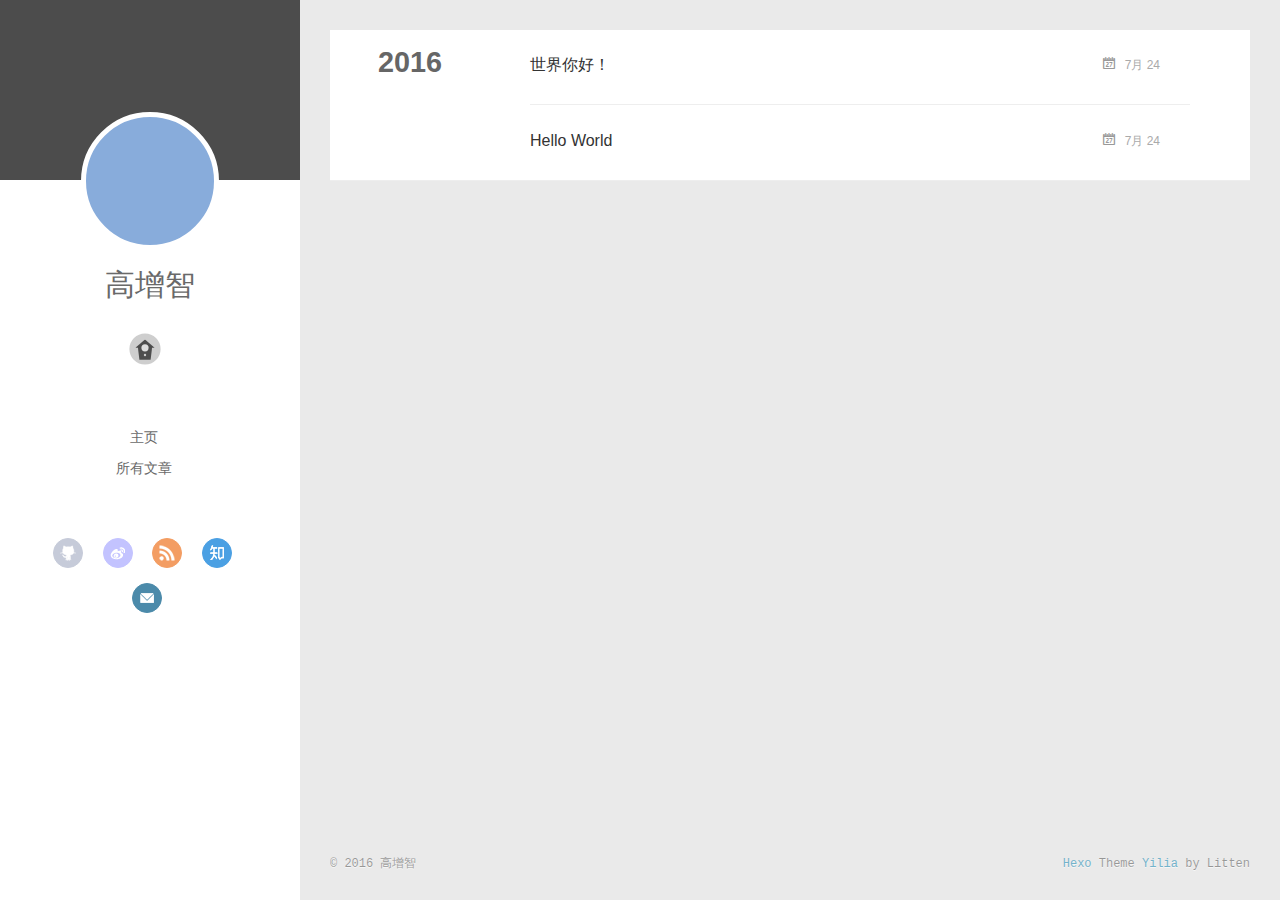
<file: archives/2016/07/index.html>
<!DOCTYPE html>
<html>
<head>
  <meta charset="utf-8">
  
  <meta http-equiv="X-UA-Compatible" content="IE=edge" >
  <title>Archives: 2016/7 | 简简单单 - Blog</title>
  <meta name="viewport" content="width=device-width, initial-scale=1, maximum-scale=1">
  <meta property="og:type" content="website">
<meta property="og:title" content="简简单单 - Blog">
<meta property="og:url" content="http://yuefengkai.github.io/archives/2016/07/index.html">
<meta property="og:site_name" content="简简单单 - Blog">
<meta name="twitter:card" content="summary">
<meta name="twitter:title" content="简简单单 - Blog">
  
    <link rel="alternative" href="/atom.xml" title="简简单单 - Blog" type="application/atom+xml">
  
  
    <link rel="icon" href="/favicon.png">
  
  <link rel="stylesheet" href="/css/style.css">
</head>

<body>
  <div id="container">
    <div class="left-col">
    <div class="overlay"></div>
<div class="intrude-less">
	<header id="header" class="inner">
		<a href="/" class="profilepic">
			
			<img lazy-src="https://avatars0.githubusercontent.com/u/2100585?v=3&amp;s=460" class="js-avatar">
			
		</a>

		<hgroup>
		  <h1 class="header-author"><a href="/">高增智</a></h1>
		</hgroup>

		

		
			<div class="switch-btn">
				<div class="icon">
					<div class="icon-ctn">
						<div class="icon-wrap icon-house" data-idx="0">
							<div class="birdhouse"></div>
							<div class="birdhouse_holes"></div>
						</div>
						<div class="icon-wrap icon-ribbon hide" data-idx="1">
							<div class="ribbon"></div>
						</div>
						
						<div class="icon-wrap icon-link hide" data-idx="2">
							<div class="loopback_l"></div>
							<div class="loopback_r"></div>
						</div>
						
						
						<div class="icon-wrap icon-me hide" data-idx="3">
							<div class="user"></div>
							<div class="shoulder"></div>
						</div>
						
					</div>
					
				</div>
				<div class="tips-box hide">
					<div class="tips-arrow"></div>
					<ul class="tips-inner">
						<li>Menu</li>
						<li>Tags</li>
						
						<li>Links</li>
						
						
						<li>Über</li>
						
					</ul>
				</div>
			</div>
		

		<div class="switch-area">
			<div class="switch-wrap">
				<section class="switch-part switch-part1">
					<nav class="header-menu">
						<ul>
						
							<li><a href="/">主页</a></li>
				        
							<li><a href="/archives">所有文章</a></li>
				        
						</ul>
					</nav>
					<nav class="header-nav">
						<div class="social">
							
								<a class="github" target="_blank" href="https://github.com/yuefengkai/yuefengkai" title="github">github</a>
					        
								<a class="weibo" target="_blank" href="#" title="weibo">weibo</a>
					        
								<a class="rss" target="_blank" href="#" title="rss">rss</a>
					        
								<a class="zhihu" target="_blank" href="#" title="zhihu">zhihu</a>
					        
								<a class="mail" target="_blank" href="/gaozengzhi@gmail.com" title="mail">mail</a>
					        
						</div>
					</nav>
				</section>
				
				
				<section class="switch-part switch-part2">
					<div class="widget tagcloud" id="js-tagcloud">
						
					</div>
				</section>
				
				
				
				<section class="switch-part switch-part3">
					<div id="js-friends">
					
			          <a target="_blank" class="main-nav-link switch-friends-link" href="http://localhost:4000/">奥巴马的博客</a>
			        
			          <a target="_blank" class="main-nav-link switch-friends-link" href="http://localhost:4000/">卡卡的美丽传说</a>
			        
			          <a target="_blank" class="main-nav-link switch-friends-link" href="http://localhost:4000/">本泽马的博客</a>
			        
			          <a target="_blank" class="main-nav-link switch-friends-link" href="http://localhost:4000/">吉格斯的博客</a>
			        
			          <a target="_blank" class="main-nav-link switch-friends-link" href="http://localhost:4000/">习大大大不同</a>
			        
			          <a target="_blank" class="main-nav-link switch-friends-link" href="http://localhost:4000/">托蒂的博客</a>
			        
			        </div>
				</section>
				

				
				
				<section class="switch-part switch-part4">
				
					<div id="js-aboutme">我是谁，我从哪里来，我到哪里去？我就是我，是颜色不一样的吃货…</div>
				</section>
				
			</div>
		</div>
	</header>				
</div>

    </div>
    <div class="mid-col">
      <nav id="mobile-nav">
  	<div class="overlay">
  		<div class="slider-trigger"></div>
  		<h1 class="header-author js-mobile-header hide">高增智</h1>
  	</div>
	<div class="intrude-less">
		<header id="header" class="inner">
			<div class="profilepic">
			
				<img lazy-src="https://avatars0.githubusercontent.com/u/2100585?v=3&amp;s=460" class="js-avatar">
			
			</div>
			<hgroup>
			  <h1 class="header-author">高增智</h1>
			</hgroup>
			
			<nav class="header-menu">
				<ul>
				
					<li><a href="/">主页</a></li>
		        
					<li><a href="/archives">所有文章</a></li>
		        
		        <div class="clearfix"></div>
				</ul>
			</nav>
			<nav class="header-nav">
				<div class="social">
					
						<a class="github" target="_blank" href="https://github.com/yuefengkai/yuefengkai" title="github">github</a>
			        
						<a class="weibo" target="_blank" href="#" title="weibo">weibo</a>
			        
						<a class="rss" target="_blank" href="#" title="rss">rss</a>
			        
						<a class="zhihu" target="_blank" href="#" title="zhihu">zhihu</a>
			        
						<a class="mail" target="_blank" href="/gaozengzhi@gmail.com" title="mail">mail</a>
			        
				</div>
			</nav>
		</header>				
	</div>
</nav>

      <div class="body-wrap">
  
  
    
    
      
      
      <section class="archives-wrap">
        <div class="archive-year-wrap">
          <a href="/archives/2016" class="archive-year">2016</a>
        </div>
        <div class="archives">
    
    <article class="archive-article archive-type-post">
  <div class="archive-article-inner">
    <header class="archive-article-header">
      	<div class="article-meta">
	      	<a href="/2016/07/24/世界你好/" class="archive-article-date">
  	<time datetime="2016-07-24T05:15:51.000Z" itemprop="datePublished">7月 24</time>
</a>
        </div>
    	 
  
    <h1 itemprop="name">
      <a class="archive-article-title" href="/2016/07/24/世界你好/">世界你好！</a>
    </h1>
  

        <div class="article-info info-on-right">
          
          

        </div>
        <div class="clearfix"></div>
    </header>
  </div>
</article>
  
    
    
    <article class="archive-article archive-type-post">
  <div class="archive-article-inner">
    <header class="archive-article-header">
      	<div class="article-meta">
	      	<a href="/2016/07/24/hello-world/" class="archive-article-date">
  	<time datetime="2016-07-24T03:35:20.000Z" itemprop="datePublished">7月 24</time>
</a>
        </div>
    	 
  
    <h1 itemprop="name">
      <a class="archive-article-title" href="/2016/07/24/hello-world/">Hello World</a>
    </h1>
  

        <div class="article-info info-on-right">
          
          

        </div>
        <div class="clearfix"></div>
    </header>
  </div>
</article>
  
  
    </div></section>
  

    

</div>
      <footer id="footer">
  <div class="outer">
    <div id="footer-info">
    	<div class="footer-left">
    		&copy; 2016 高增智
    	</div>
      	<div class="footer-right">
      		<a href="http://hexo.io/" target="_blank">Hexo</a>  Theme <a href="https://github.com/litten/hexo-theme-yilia" target="_blank">Yilia</a> by Litten
      	</div>
    </div>
  </div>
</footer>
    </div>
    
  <link rel="stylesheet" href="/fancybox/jquery.fancybox.css">


<script>
	var yiliaConfig = {
		fancybox: true,
		mathjax: true,
		animate: true,
		isHome: false,
		isPost: false,
		isArchive: true,
		isTag: false,
		isCategory: false,
		open_in_new: false
	}
</script>
<script src="http://7.url.cn/edu/jslib/comb/require-2.1.6,jquery-1.9.1.min.js"></script>
<script src="/js/main.js"></script>






<script type="text/x-mathjax-config">
MathJax.Hub.Config({
    tex2jax: {
        inlineMath: [ ['$','$'], ["\\(","\\)"]  ],
        processEscapes: true,
        skipTags: ['script', 'noscript', 'style', 'textarea', 'pre', 'code']
    }
});

MathJax.Hub.Queue(function() {
    var all = MathJax.Hub.getAllJax(), i;
    for(i=0; i < all.length; i += 1) {
        all[i].SourceElement().parentNode.className += ' has-jax';                 
    }       
});
</script>

<script type="text/javascript" src="http://cdn.mathjax.org/mathjax/latest/MathJax.js?config=TeX-AMS-MML_HTMLorMML">
</script>


  </div>
</body>
</html>
</file>
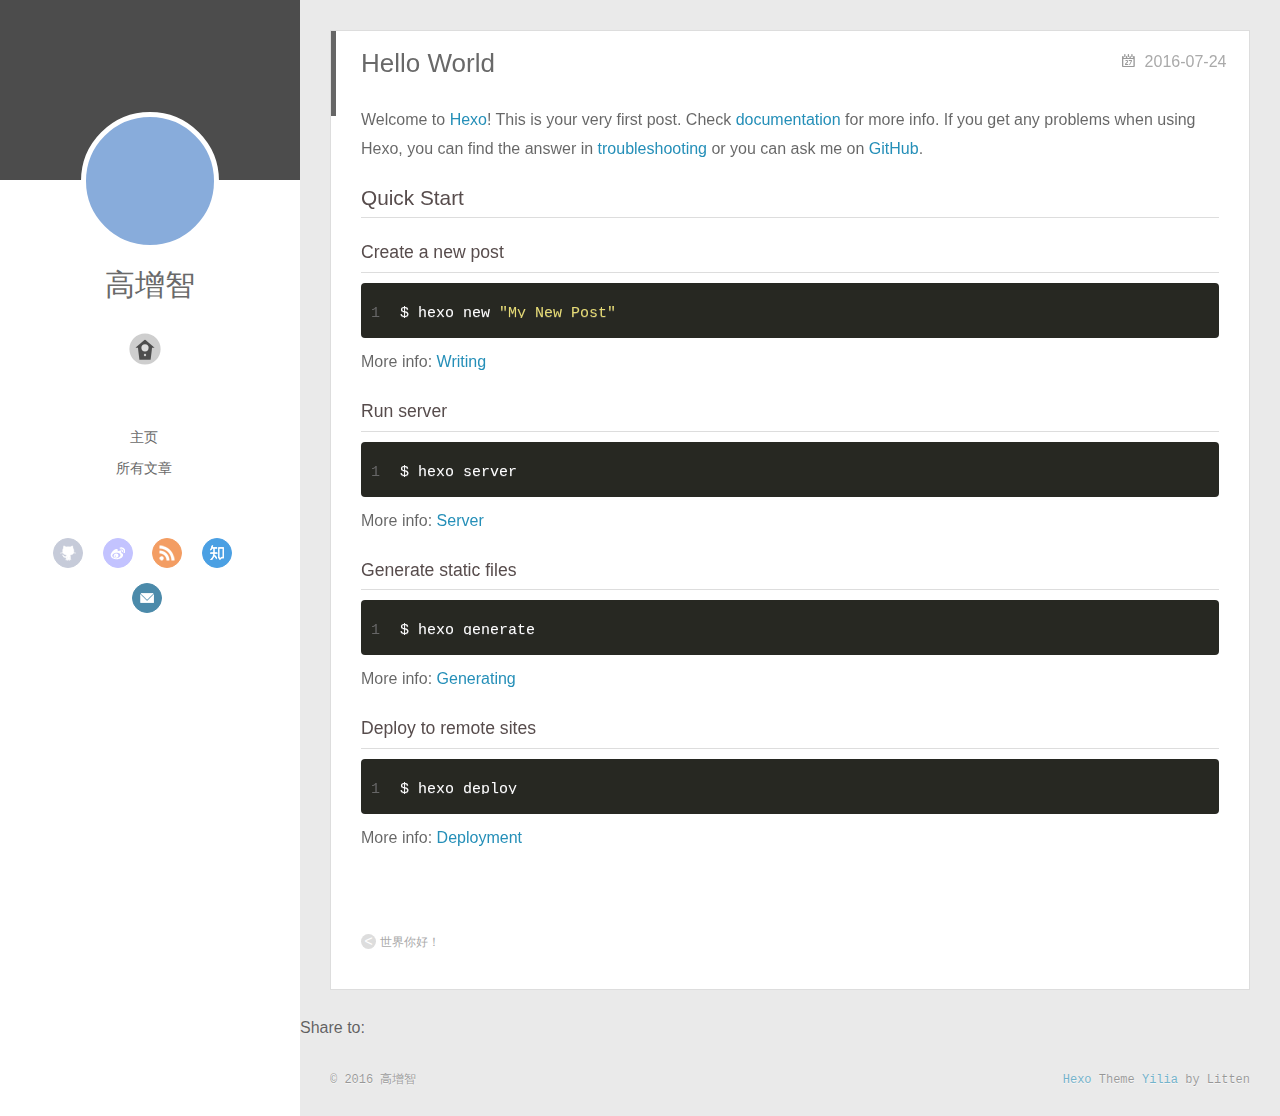
<file: 2016/07/24/hello-world/index.html>
<!DOCTYPE html>
<html>
<head>
  <meta charset="utf-8">
  
  <meta http-equiv="X-UA-Compatible" content="IE=edge" >
  <title>Hello World | 简简单单 - Blog</title>
  <meta name="viewport" content="width=device-width, initial-scale=1, maximum-scale=1">
  <meta name="description" content="Welcome to Hexo! This is your very first post. Check documentation for more info. If you get any problems when using Hexo, you can find the answer in troubleshooting or you can ask me on GitHub.
Quick">
<meta property="og:type" content="article">
<meta property="og:title" content="Hello World">
<meta property="og:url" content="http://yuefengkai.github.io/2016/07/24/hello-world/index.html">
<meta property="og:site_name" content="简简单单 - Blog">
<meta property="og:description" content="Welcome to Hexo! This is your very first post. Check documentation for more info. If you get any problems when using Hexo, you can find the answer in troubleshooting or you can ask me on GitHub.
Quick">
<meta property="og:updated_time" content="2016-07-24T03:35:20.000Z">
<meta name="twitter:card" content="summary">
<meta name="twitter:title" content="Hello World">
<meta name="twitter:description" content="Welcome to Hexo! This is your very first post. Check documentation for more info. If you get any problems when using Hexo, you can find the answer in troubleshooting or you can ask me on GitHub.
Quick">
  
    <link rel="alternative" href="/atom.xml" title="简简单单 - Blog" type="application/atom+xml">
  
  
    <link rel="icon" href="/favicon.png">
  
  <link rel="stylesheet" href="/css/style.css">
</head>

<body>
  <div id="container">
    <div class="left-col">
    <div class="overlay"></div>
<div class="intrude-less">
	<header id="header" class="inner">
		<a href="/" class="profilepic">
			
			<img lazy-src="https://avatars0.githubusercontent.com/u/2100585?v=3&amp;s=460" class="js-avatar">
			
		</a>

		<hgroup>
		  <h1 class="header-author"><a href="/">高增智</a></h1>
		</hgroup>

		

		
			<div class="switch-btn">
				<div class="icon">
					<div class="icon-ctn">
						<div class="icon-wrap icon-house" data-idx="0">
							<div class="birdhouse"></div>
							<div class="birdhouse_holes"></div>
						</div>
						<div class="icon-wrap icon-ribbon hide" data-idx="1">
							<div class="ribbon"></div>
						</div>
						
						<div class="icon-wrap icon-link hide" data-idx="2">
							<div class="loopback_l"></div>
							<div class="loopback_r"></div>
						</div>
						
						
						<div class="icon-wrap icon-me hide" data-idx="3">
							<div class="user"></div>
							<div class="shoulder"></div>
						</div>
						
					</div>
					
				</div>
				<div class="tips-box hide">
					<div class="tips-arrow"></div>
					<ul class="tips-inner">
						<li>Menu</li>
						<li>Tags</li>
						
						<li>Links</li>
						
						
						<li>Über</li>
						
					</ul>
				</div>
			</div>
		

		<div class="switch-area">
			<div class="switch-wrap">
				<section class="switch-part switch-part1">
					<nav class="header-menu">
						<ul>
						
							<li><a href="/">主页</a></li>
				        
							<li><a href="/archives">所有文章</a></li>
				        
						</ul>
					</nav>
					<nav class="header-nav">
						<div class="social">
							
								<a class="github" target="_blank" href="https://github.com/yuefengkai/yuefengkai" title="github">github</a>
					        
								<a class="weibo" target="_blank" href="#" title="weibo">weibo</a>
					        
								<a class="rss" target="_blank" href="#" title="rss">rss</a>
					        
								<a class="zhihu" target="_blank" href="#" title="zhihu">zhihu</a>
					        
								<a class="mail" target="_blank" href="/gaozengzhi@gmail.com" title="mail">mail</a>
					        
						</div>
					</nav>
				</section>
				
				
				<section class="switch-part switch-part2">
					<div class="widget tagcloud" id="js-tagcloud">
						
					</div>
				</section>
				
				
				
				<section class="switch-part switch-part3">
					<div id="js-friends">
					
			          <a target="_blank" class="main-nav-link switch-friends-link" href="http://localhost:4000/">奥巴马的博客</a>
			        
			          <a target="_blank" class="main-nav-link switch-friends-link" href="http://localhost:4000/">卡卡的美丽传说</a>
			        
			          <a target="_blank" class="main-nav-link switch-friends-link" href="http://localhost:4000/">本泽马的博客</a>
			        
			          <a target="_blank" class="main-nav-link switch-friends-link" href="http://localhost:4000/">吉格斯的博客</a>
			        
			          <a target="_blank" class="main-nav-link switch-friends-link" href="http://localhost:4000/">习大大大不同</a>
			        
			          <a target="_blank" class="main-nav-link switch-friends-link" href="http://localhost:4000/">托蒂的博客</a>
			        
			        </div>
				</section>
				

				
				
				<section class="switch-part switch-part4">
				
					<div id="js-aboutme">我是谁，我从哪里来，我到哪里去？我就是我，是颜色不一样的吃货…</div>
				</section>
				
			</div>
		</div>
	</header>				
</div>

    </div>
    <div class="mid-col">
      <nav id="mobile-nav">
  	<div class="overlay">
  		<div class="slider-trigger"></div>
  		<h1 class="header-author js-mobile-header hide">高增智</h1>
  	</div>
	<div class="intrude-less">
		<header id="header" class="inner">
			<div class="profilepic">
			
				<img lazy-src="https://avatars0.githubusercontent.com/u/2100585?v=3&amp;s=460" class="js-avatar">
			
			</div>
			<hgroup>
			  <h1 class="header-author">高增智</h1>
			</hgroup>
			
			<nav class="header-menu">
				<ul>
				
					<li><a href="/">主页</a></li>
		        
					<li><a href="/archives">所有文章</a></li>
		        
		        <div class="clearfix"></div>
				</ul>
			</nav>
			<nav class="header-nav">
				<div class="social">
					
						<a class="github" target="_blank" href="https://github.com/yuefengkai/yuefengkai" title="github">github</a>
			        
						<a class="weibo" target="_blank" href="#" title="weibo">weibo</a>
			        
						<a class="rss" target="_blank" href="#" title="rss">rss</a>
			        
						<a class="zhihu" target="_blank" href="#" title="zhihu">zhihu</a>
			        
						<a class="mail" target="_blank" href="/gaozengzhi@gmail.com" title="mail">mail</a>
			        
				</div>
			</nav>
		</header>				
	</div>
</nav>

      <div class="body-wrap"><article id="post-hello-world" class="article article-type-post" itemscope itemprop="blogPost">
  
    <div class="article-meta">
      <a href="/2016/07/24/hello-world/" class="article-date">
  	<time datetime="2016-07-24T03:35:20.000Z" itemprop="datePublished">2016-07-24</time>
</a>
    </div>
  
  <div class="article-inner">
    
      <input type="hidden" class="isFancy" />
    
    
      <header class="article-header">
        
  
    <h1 class="article-title" itemprop="name">
      Hello World
    </h1>
  

      </header>
      
      <div class="article-info article-info-post">
        
        

        <div class="clearfix"></div>
      </div>
      
    
    <div class="article-entry" itemprop="articleBody">
      
        <p>Welcome to <a href="https://hexo.io/" target="_blank" rel="external">Hexo</a>! This is your very first post. Check <a href="https://hexo.io/docs/" target="_blank" rel="external">documentation</a> for more info. If you get any problems when using Hexo, you can find the answer in <a href="https://hexo.io/docs/troubleshooting.html" target="_blank" rel="external">troubleshooting</a> or you can ask me on <a href="https://github.com/hexojs/hexo/issues" target="_blank" rel="external">GitHub</a>.</p>
<h2 id="Quick-Start"><a href="#Quick-Start" class="headerlink" title="Quick Start"></a>Quick Start</h2><h3 id="Create-a-new-post"><a href="#Create-a-new-post" class="headerlink" title="Create a new post"></a>Create a new post</h3><figure class="highlight bash"><table><tr><td class="gutter"><pre><div class="line">1</div></pre></td><td class="code"><pre><div class="line">$ hexo new <span class="string">"My New Post"</span></div></pre></td></tr></table></figure>
<p>More info: <a href="https://hexo.io/docs/writing.html" target="_blank" rel="external">Writing</a></p>
<h3 id="Run-server"><a href="#Run-server" class="headerlink" title="Run server"></a>Run server</h3><figure class="highlight bash"><table><tr><td class="gutter"><pre><div class="line">1</div></pre></td><td class="code"><pre><div class="line">$ hexo server</div></pre></td></tr></table></figure>
<p>More info: <a href="https://hexo.io/docs/server.html" target="_blank" rel="external">Server</a></p>
<h3 id="Generate-static-files"><a href="#Generate-static-files" class="headerlink" title="Generate static files"></a>Generate static files</h3><figure class="highlight bash"><table><tr><td class="gutter"><pre><div class="line">1</div></pre></td><td class="code"><pre><div class="line">$ hexo generate</div></pre></td></tr></table></figure>
<p>More info: <a href="https://hexo.io/docs/generating.html" target="_blank" rel="external">Generating</a></p>
<h3 id="Deploy-to-remote-sites"><a href="#Deploy-to-remote-sites" class="headerlink" title="Deploy to remote sites"></a>Deploy to remote sites</h3><figure class="highlight bash"><table><tr><td class="gutter"><pre><div class="line">1</div></pre></td><td class="code"><pre><div class="line">$ hexo deploy</div></pre></td></tr></table></figure>
<p>More info: <a href="https://hexo.io/docs/deployment.html" target="_blank" rel="external">Deployment</a></p>

      
    </div>
    
  </div>
  
    
<nav id="article-nav">
  
    <a href="/2016/07/24/世界你好/" id="article-nav-newer" class="article-nav-link-wrap">
      <strong class="article-nav-caption"><</strong>
      <div class="article-nav-title">
        
          世界你好！
        
      </div>
    </a>
  
  
</nav>

  
</article>


<div class="share_jia">
	<!-- JiaThis Button BEGIN -->
	<div class="jiathis_style">
		<span class="jiathis_txt">Share to: &nbsp; </span>
		<a class="jiathis_button_facebook"></a> 
    <a class="jiathis_button_twitter"></a>
    <a class="jiathis_button_plus"></a> 
    <a class="jiathis_button_tsina"></a>
		<a class="jiathis_button_cqq"></a>
		<a class="jiathis_button_douban"></a>
		<a class="jiathis_button_weixin"></a>
		<a class="jiathis_button_tumblr"></a>
    <a href="http://www.jiathis.com/share" class="jiathis jiathis_txt jtico jtico_jiathis" target="_blank"></a>
	</div>
	<script type="text/javascript" src="http://v3.jiathis.com/code/jia.js?uid=1405949716054953" charset="utf-8"></script>
	<!-- JiaThis Button END -->
</div>






<div class="duoshuo">
	<!-- 多说评论框 start -->
	<div class="ds-thread" data-thread-key="hello-world" data-title="Hello World" data-url="http://yuefengkai.github.io/2016/07/24/hello-world/"></div>
	<!-- 多说评论框 end -->
	<!-- 多说公共JS代码 start (一个网页只需插入一次) -->
	<script type="text/javascript">
	var duoshuoQuery = {short_name:"true"};
	(function() {
		var ds = document.createElement('script');
		ds.type = 'text/javascript';ds.async = true;
		ds.src = (document.location.protocol == 'https:' ? 'https:' : 'http:') + '//static.duoshuo.com/embed.js';
		ds.charset = 'UTF-8';
		(document.getElementsByTagName('head')[0] 
		 || document.getElementsByTagName('body')[0]).appendChild(ds);
	})();
	</script>
	<!-- 多说公共JS代码 end -->
</div>




</div>
      <footer id="footer">
  <div class="outer">
    <div id="footer-info">
    	<div class="footer-left">
    		&copy; 2016 高增智
    	</div>
      	<div class="footer-right">
      		<a href="http://hexo.io/" target="_blank">Hexo</a>  Theme <a href="https://github.com/litten/hexo-theme-yilia" target="_blank">Yilia</a> by Litten
      	</div>
    </div>
  </div>
</footer>
    </div>
    
  <link rel="stylesheet" href="/fancybox/jquery.fancybox.css">


<script>
	var yiliaConfig = {
		fancybox: true,
		mathjax: true,
		animate: true,
		isHome: false,
		isPost: true,
		isArchive: false,
		isTag: false,
		isCategory: false,
		open_in_new: false
	}
</script>
<script src="http://7.url.cn/edu/jslib/comb/require-2.1.6,jquery-1.9.1.min.js"></script>
<script src="/js/main.js"></script>






<script type="text/x-mathjax-config">
MathJax.Hub.Config({
    tex2jax: {
        inlineMath: [ ['$','$'], ["\\(","\\)"]  ],
        processEscapes: true,
        skipTags: ['script', 'noscript', 'style', 'textarea', 'pre', 'code']
    }
});

MathJax.Hub.Queue(function() {
    var all = MathJax.Hub.getAllJax(), i;
    for(i=0; i < all.length; i += 1) {
        all[i].SourceElement().parentNode.className += ' has-jax';                 
    }       
});
</script>

<script type="text/javascript" src="http://cdn.mathjax.org/mathjax/latest/MathJax.js?config=TeX-AMS-MML_HTMLorMML">
</script>


  </div>
</body>
</html>
</file>
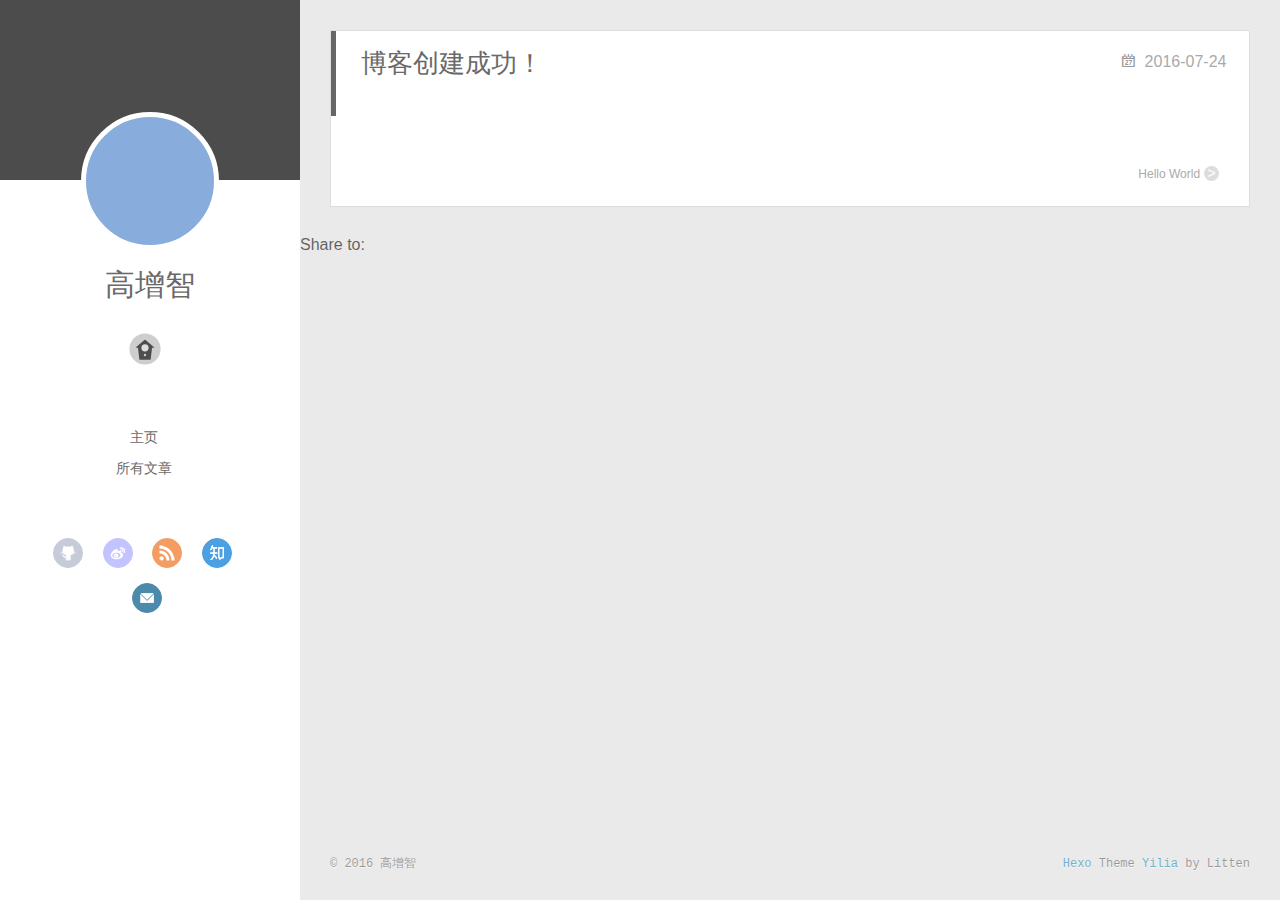
<file: 2016/07/24/one/index.html>
<!DOCTYPE html>
<html>
<head>
  <meta charset="utf-8">
  
  <meta http-equiv="X-UA-Compatible" content="IE=edge" >
  <title>博客创建成功！ | 简简单单 - Blog</title>
  <meta name="viewport" content="width=device-width, initial-scale=1, maximum-scale=1">
  <meta property="og:type" content="article">
<meta property="og:title" content="博客创建成功！">
<meta property="og:url" content="http://yuefengkai.github.io/2016/07/24/one/index.html">
<meta property="og:site_name" content="简简单单 - Blog">
<meta property="og:updated_time" content="2016-07-24T08:24:22.000Z">
<meta name="twitter:card" content="summary">
<meta name="twitter:title" content="博客创建成功！">
  
    <link rel="alternative" href="/atom.xml" title="简简单单 - Blog" type="application/atom+xml">
  
  
    <link rel="icon" href="/favicon.png">
  
  <link rel="stylesheet" href="/css/style.css">
</head>

<body>
  <div id="container">
    <div class="left-col">
    <div class="overlay"></div>
<div class="intrude-less">
	<header id="header" class="inner">
		<a href="/" class="profilepic">
			
			<img lazy-src="https://avatars0.githubusercontent.com/u/2100585?v=3&amp;s=460" class="js-avatar">
			
		</a>

		<hgroup>
		  <h1 class="header-author"><a href="/">高增智</a></h1>
		</hgroup>

		

		
			<div class="switch-btn">
				<div class="icon">
					<div class="icon-ctn">
						<div class="icon-wrap icon-house" data-idx="0">
							<div class="birdhouse"></div>
							<div class="birdhouse_holes"></div>
						</div>
						<div class="icon-wrap icon-ribbon hide" data-idx="1">
							<div class="ribbon"></div>
						</div>
						
						<div class="icon-wrap icon-link hide" data-idx="2">
							<div class="loopback_l"></div>
							<div class="loopback_r"></div>
						</div>
						
						
						<div class="icon-wrap icon-me hide" data-idx="3">
							<div class="user"></div>
							<div class="shoulder"></div>
						</div>
						
					</div>
					
				</div>
				<div class="tips-box hide">
					<div class="tips-arrow"></div>
					<ul class="tips-inner">
						<li>Menu</li>
						<li>Tags</li>
						
						<li>Links</li>
						
						
						<li>Über</li>
						
					</ul>
				</div>
			</div>
		

		<div class="switch-area">
			<div class="switch-wrap">
				<section class="switch-part switch-part1">
					<nav class="header-menu">
						<ul>
						
							<li><a href="/">主页</a></li>
				        
							<li><a href="/archives">所有文章</a></li>
				        
						</ul>
					</nav>
					<nav class="header-nav">
						<div class="social">
							
								<a class="github" target="_blank" href="https://github.com/yuefengkai/yuefengkai" title="github">github</a>
					        
								<a class="weibo" target="_blank" href="#" title="weibo">weibo</a>
					        
								<a class="rss" target="_blank" href="#" title="rss">rss</a>
					        
								<a class="zhihu" target="_blank" href="#" title="zhihu">zhihu</a>
					        
								<a class="mail" target="_blank" href="/gaozengzhi@gmail.com" title="mail">mail</a>
					        
						</div>
					</nav>
				</section>
				
				
				<section class="switch-part switch-part2">
					<div class="widget tagcloud" id="js-tagcloud">
						
					</div>
				</section>
				
				
				
				<section class="switch-part switch-part3">
					<div id="js-friends">
					
			          <a target="_blank" class="main-nav-link switch-friends-link" href="http://localhost:4000/">奥巴马的博客</a>
			        
			          <a target="_blank" class="main-nav-link switch-friends-link" href="http://localhost:4000/">卡卡的美丽传说</a>
			        
			          <a target="_blank" class="main-nav-link switch-friends-link" href="http://localhost:4000/">本泽马的博客</a>
			        
			          <a target="_blank" class="main-nav-link switch-friends-link" href="http://localhost:4000/">吉格斯的博客</a>
			        
			          <a target="_blank" class="main-nav-link switch-friends-link" href="http://localhost:4000/">习大大大不同</a>
			        
			          <a target="_blank" class="main-nav-link switch-friends-link" href="http://localhost:4000/">托蒂的博客</a>
			        
			        </div>
				</section>
				

				
				
				<section class="switch-part switch-part4">
				
					<div id="js-aboutme">我是谁，我从哪里来，我到哪里去？我就是我，是颜色不一样的吃货…</div>
				</section>
				
			</div>
		</div>
	</header>				
</div>

    </div>
    <div class="mid-col">
      <nav id="mobile-nav">
  	<div class="overlay">
  		<div class="slider-trigger"></div>
  		<h1 class="header-author js-mobile-header hide">高增智</h1>
  	</div>
	<div class="intrude-less">
		<header id="header" class="inner">
			<div class="profilepic">
			
				<img lazy-src="https://avatars0.githubusercontent.com/u/2100585?v=3&amp;s=460" class="js-avatar">
			
			</div>
			<hgroup>
			  <h1 class="header-author">高增智</h1>
			</hgroup>
			
			<nav class="header-menu">
				<ul>
				
					<li><a href="/">主页</a></li>
		        
					<li><a href="/archives">所有文章</a></li>
		        
		        <div class="clearfix"></div>
				</ul>
			</nav>
			<nav class="header-nav">
				<div class="social">
					
						<a class="github" target="_blank" href="https://github.com/yuefengkai/yuefengkai" title="github">github</a>
			        
						<a class="weibo" target="_blank" href="#" title="weibo">weibo</a>
			        
						<a class="rss" target="_blank" href="#" title="rss">rss</a>
			        
						<a class="zhihu" target="_blank" href="#" title="zhihu">zhihu</a>
			        
						<a class="mail" target="_blank" href="/gaozengzhi@gmail.com" title="mail">mail</a>
			        
				</div>
			</nav>
		</header>				
	</div>
</nav>

      <div class="body-wrap"><article id="post-one" class="article article-type-post" itemscope itemprop="blogPost">
  
    <div class="article-meta">
      <a href="/2016/07/24/one/" class="article-date">
  	<time datetime="2016-07-24T05:15:51.000Z" itemprop="datePublished">2016-07-24</time>
</a>
    </div>
  
  <div class="article-inner">
    
      <input type="hidden" class="isFancy" />
    
    
      <header class="article-header">
        
  
    <h1 class="article-title" itemprop="name">
      博客创建成功！
    </h1>
  

      </header>
      
      <div class="article-info article-info-post">
        
        

        <div class="clearfix"></div>
      </div>
      
    
    <div class="article-entry" itemprop="articleBody">
      
        
      
    </div>
    
  </div>
  
    
<nav id="article-nav">
  
  
    <a href="/2016/07/24/hello-world/" id="article-nav-older" class="article-nav-link-wrap">
      <div class="article-nav-title">Hello World</div>
      <strong class="article-nav-caption">></strong>
    </a>
  
</nav>

  
</article>


<div class="share_jia">
	<!-- JiaThis Button BEGIN -->
	<div class="jiathis_style">
		<span class="jiathis_txt">Share to: &nbsp; </span>
		<a class="jiathis_button_facebook"></a> 
    <a class="jiathis_button_twitter"></a>
    <a class="jiathis_button_plus"></a> 
    <a class="jiathis_button_tsina"></a>
		<a class="jiathis_button_cqq"></a>
		<a class="jiathis_button_douban"></a>
		<a class="jiathis_button_weixin"></a>
		<a class="jiathis_button_tumblr"></a>
    <a href="http://www.jiathis.com/share" class="jiathis jiathis_txt jtico jtico_jiathis" target="_blank"></a>
	</div>
	<script type="text/javascript" src="http://v3.jiathis.com/code/jia.js?uid=1405949716054953" charset="utf-8"></script>
	<!-- JiaThis Button END -->
</div>






<div class="duoshuo">
	<!-- 多说评论框 start -->
	<div class="ds-thread" data-thread-key="one" data-title="博客创建成功！" data-url="http://yuefengkai.github.io/2016/07/24/one/"></div>
	<!-- 多说评论框 end -->
	<!-- 多说公共JS代码 start (一个网页只需插入一次) -->
	<script type="text/javascript">
	var duoshuoQuery = {short_name:"true"};
	(function() {
		var ds = document.createElement('script');
		ds.type = 'text/javascript';ds.async = true;
		ds.src = (document.location.protocol == 'https:' ? 'https:' : 'http:') + '//static.duoshuo.com/embed.js';
		ds.charset = 'UTF-8';
		(document.getElementsByTagName('head')[0] 
		 || document.getElementsByTagName('body')[0]).appendChild(ds);
	})();
	</script>
	<!-- 多说公共JS代码 end -->
</div>




</div>
      <footer id="footer">
  <div class="outer">
    <div id="footer-info">
    	<div class="footer-left">
    		&copy; 2016 高增智
    	</div>
      	<div class="footer-right">
      		<a href="http://hexo.io/" target="_blank">Hexo</a>  Theme <a href="https://github.com/litten/hexo-theme-yilia" target="_blank">Yilia</a> by Litten
      	</div>
    </div>
  </div>
</footer>
    </div>
    
  <link rel="stylesheet" href="/fancybox/jquery.fancybox.css">


<script>
	var yiliaConfig = {
		fancybox: true,
		mathjax: true,
		animate: true,
		isHome: false,
		isPost: true,
		isArchive: false,
		isTag: false,
		isCategory: false,
		open_in_new: false
	}
</script>
<script src="http://7.url.cn/edu/jslib/comb/require-2.1.6,jquery-1.9.1.min.js"></script>
<script src="/js/main.js"></script>






<script type="text/x-mathjax-config">
MathJax.Hub.Config({
    tex2jax: {
        inlineMath: [ ['$','$'], ["\\(","\\)"]  ],
        processEscapes: true,
        skipTags: ['script', 'noscript', 'style', 'textarea', 'pre', 'code']
    }
});

MathJax.Hub.Queue(function() {
    var all = MathJax.Hub.getAllJax(), i;
    for(i=0; i < all.length; i += 1) {
        all[i].SourceElement().parentNode.className += ' has-jax';                 
    }       
});
</script>

<script type="text/javascript" src="http://cdn.mathjax.org/mathjax/latest/MathJax.js?config=TeX-AMS-MML_HTMLorMML">
</script>


  </div>
</body>
</html>
</file>
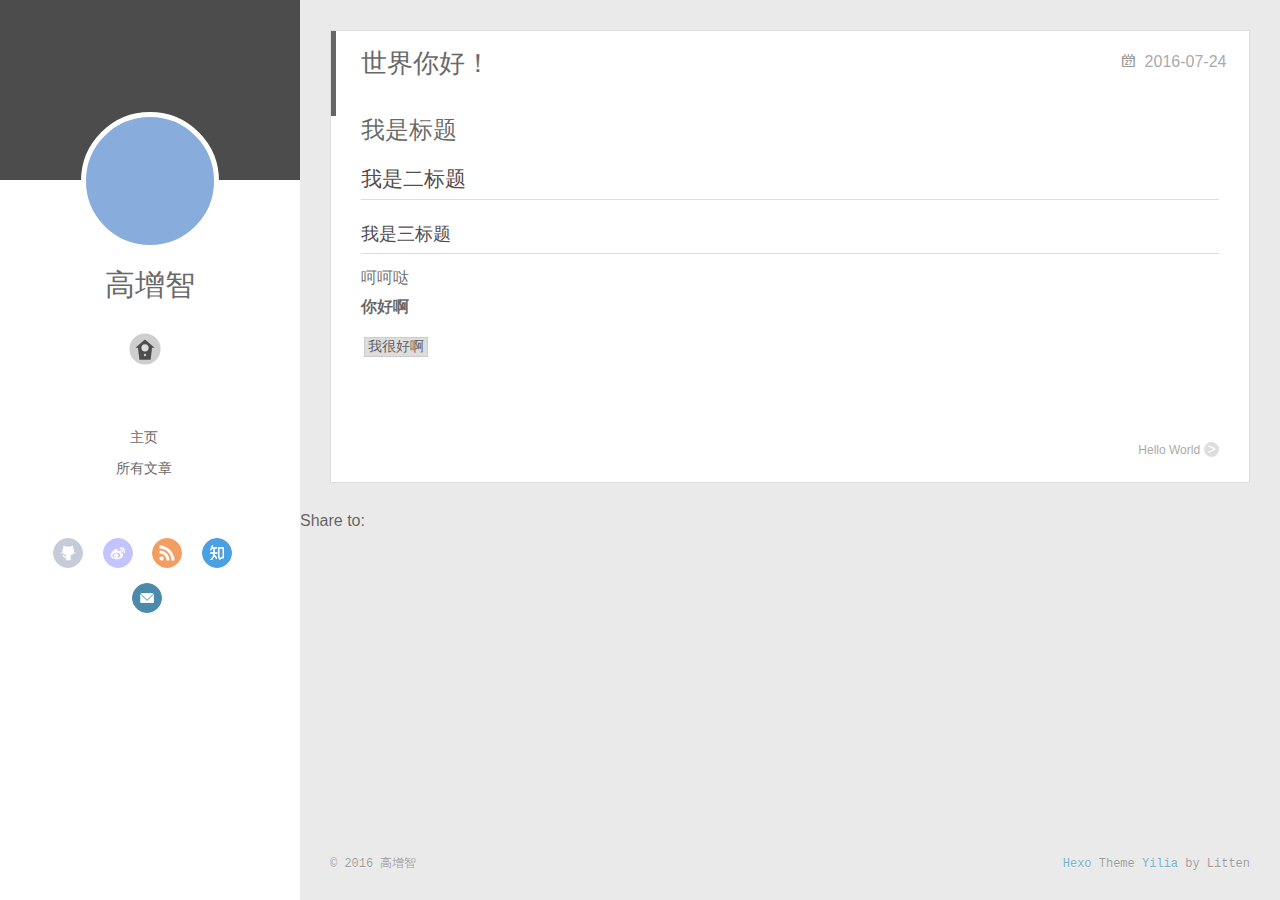
<file: 2016/07/24/世界你好/index.html>
<!DOCTYPE html>
<html>
<head>
  <meta charset="utf-8">
  
  <meta http-equiv="X-UA-Compatible" content="IE=edge" >
  <title>世界你好！ | 简简单单 - Blog</title>
  <meta name="viewport" content="width=device-width, initial-scale=1, maximum-scale=1">
  <meta name="description" content="我是标题我是二标题我是三标题呵呵哒你好啊
我很好啊">
<meta property="og:type" content="article">
<meta property="og:title" content="世界你好！">
<meta property="og:url" content="http://yuefengkai.github.io/2016/07/24/世界你好/index.html">
<meta property="og:site_name" content="简简单单 - Blog">
<meta property="og:description" content="我是标题我是二标题我是三标题呵呵哒你好啊
我很好啊">
<meta property="og:updated_time" content="2016-07-24T05:39:31.000Z">
<meta name="twitter:card" content="summary">
<meta name="twitter:title" content="世界你好！">
<meta name="twitter:description" content="我是标题我是二标题我是三标题呵呵哒你好啊
我很好啊">
  
    <link rel="alternative" href="/atom.xml" title="简简单单 - Blog" type="application/atom+xml">
  
  
    <link rel="icon" href="/favicon.png">
  
  <link rel="stylesheet" href="/css/style.css">
</head>

<body>
  <div id="container">
    <div class="left-col">
    <div class="overlay"></div>
<div class="intrude-less">
	<header id="header" class="inner">
		<a href="/" class="profilepic">
			
			<img lazy-src="https://avatars0.githubusercontent.com/u/2100585?v=3&amp;s=460" class="js-avatar">
			
		</a>

		<hgroup>
		  <h1 class="header-author"><a href="/">高增智</a></h1>
		</hgroup>

		

		
			<div class="switch-btn">
				<div class="icon">
					<div class="icon-ctn">
						<div class="icon-wrap icon-house" data-idx="0">
							<div class="birdhouse"></div>
							<div class="birdhouse_holes"></div>
						</div>
						<div class="icon-wrap icon-ribbon hide" data-idx="1">
							<div class="ribbon"></div>
						</div>
						
						<div class="icon-wrap icon-link hide" data-idx="2">
							<div class="loopback_l"></div>
							<div class="loopback_r"></div>
						</div>
						
						
						<div class="icon-wrap icon-me hide" data-idx="3">
							<div class="user"></div>
							<div class="shoulder"></div>
						</div>
						
					</div>
					
				</div>
				<div class="tips-box hide">
					<div class="tips-arrow"></div>
					<ul class="tips-inner">
						<li>Menu</li>
						<li>Tags</li>
						
						<li>Links</li>
						
						
						<li>Über</li>
						
					</ul>
				</div>
			</div>
		

		<div class="switch-area">
			<div class="switch-wrap">
				<section class="switch-part switch-part1">
					<nav class="header-menu">
						<ul>
						
							<li><a href="/">主页</a></li>
				        
							<li><a href="/archives">所有文章</a></li>
				        
						</ul>
					</nav>
					<nav class="header-nav">
						<div class="social">
							
								<a class="github" target="_blank" href="https://github.com/yuefengkai/yuefengkai" title="github">github</a>
					        
								<a class="weibo" target="_blank" href="#" title="weibo">weibo</a>
					        
								<a class="rss" target="_blank" href="#" title="rss">rss</a>
					        
								<a class="zhihu" target="_blank" href="#" title="zhihu">zhihu</a>
					        
								<a class="mail" target="_blank" href="/gaozengzhi@gmail.com" title="mail">mail</a>
					        
						</div>
					</nav>
				</section>
				
				
				<section class="switch-part switch-part2">
					<div class="widget tagcloud" id="js-tagcloud">
						
					</div>
				</section>
				
				
				
				<section class="switch-part switch-part3">
					<div id="js-friends">
					
			          <a target="_blank" class="main-nav-link switch-friends-link" href="http://localhost:4000/">奥巴马的博客</a>
			        
			          <a target="_blank" class="main-nav-link switch-friends-link" href="http://localhost:4000/">卡卡的美丽传说</a>
			        
			          <a target="_blank" class="main-nav-link switch-friends-link" href="http://localhost:4000/">本泽马的博客</a>
			        
			          <a target="_blank" class="main-nav-link switch-friends-link" href="http://localhost:4000/">吉格斯的博客</a>
			        
			          <a target="_blank" class="main-nav-link switch-friends-link" href="http://localhost:4000/">习大大大不同</a>
			        
			          <a target="_blank" class="main-nav-link switch-friends-link" href="http://localhost:4000/">托蒂的博客</a>
			        
			        </div>
				</section>
				

				
				
				<section class="switch-part switch-part4">
				
					<div id="js-aboutme">我是谁，我从哪里来，我到哪里去？我就是我，是颜色不一样的吃货…</div>
				</section>
				
			</div>
		</div>
	</header>				
</div>

    </div>
    <div class="mid-col">
      <nav id="mobile-nav">
  	<div class="overlay">
  		<div class="slider-trigger"></div>
  		<h1 class="header-author js-mobile-header hide">高增智</h1>
  	</div>
	<div class="intrude-less">
		<header id="header" class="inner">
			<div class="profilepic">
			
				<img lazy-src="https://avatars0.githubusercontent.com/u/2100585?v=3&amp;s=460" class="js-avatar">
			
			</div>
			<hgroup>
			  <h1 class="header-author">高增智</h1>
			</hgroup>
			
			<nav class="header-menu">
				<ul>
				
					<li><a href="/">主页</a></li>
		        
					<li><a href="/archives">所有文章</a></li>
		        
		        <div class="clearfix"></div>
				</ul>
			</nav>
			<nav class="header-nav">
				<div class="social">
					
						<a class="github" target="_blank" href="https://github.com/yuefengkai/yuefengkai" title="github">github</a>
			        
						<a class="weibo" target="_blank" href="#" title="weibo">weibo</a>
			        
						<a class="rss" target="_blank" href="#" title="rss">rss</a>
			        
						<a class="zhihu" target="_blank" href="#" title="zhihu">zhihu</a>
			        
						<a class="mail" target="_blank" href="/gaozengzhi@gmail.com" title="mail">mail</a>
			        
				</div>
			</nav>
		</header>				
	</div>
</nav>

      <div class="body-wrap"><article id="post-世界你好" class="article article-type-post" itemscope itemprop="blogPost">
  
    <div class="article-meta">
      <a href="/2016/07/24/世界你好/" class="article-date">
  	<time datetime="2016-07-24T05:15:51.000Z" itemprop="datePublished">2016-07-24</time>
</a>
    </div>
  
  <div class="article-inner">
    
      <input type="hidden" class="isFancy" />
    
    
      <header class="article-header">
        
  
    <h1 class="article-title" itemprop="name">
      世界你好！
    </h1>
  

      </header>
      
      <div class="article-info article-info-post">
        
        

        <div class="clearfix"></div>
      </div>
      
    
    <div class="article-entry" itemprop="articleBody">
      
        <h1 id="我是标题"><a href="#我是标题" class="headerlink" title="我是标题"></a>我是标题</h1><h2 id="我是二标题"><a href="#我是二标题" class="headerlink" title="我是二标题"></a>我是二标题</h2><h3 id="我是三标题"><a href="#我是三标题" class="headerlink" title="我是三标题"></a>我是三标题</h3><p>呵呵哒<br><strong>你好啊</strong></p>
<p><code>我很好啊</code></p>

      
    </div>
    
  </div>
  
    
<nav id="article-nav">
  
  
    <a href="/2016/07/24/hello-world/" id="article-nav-older" class="article-nav-link-wrap">
      <div class="article-nav-title">Hello World</div>
      <strong class="article-nav-caption">></strong>
    </a>
  
</nav>

  
</article>


<div class="share_jia">
	<!-- JiaThis Button BEGIN -->
	<div class="jiathis_style">
		<span class="jiathis_txt">Share to: &nbsp; </span>
		<a class="jiathis_button_facebook"></a> 
    <a class="jiathis_button_twitter"></a>
    <a class="jiathis_button_plus"></a> 
    <a class="jiathis_button_tsina"></a>
		<a class="jiathis_button_cqq"></a>
		<a class="jiathis_button_douban"></a>
		<a class="jiathis_button_weixin"></a>
		<a class="jiathis_button_tumblr"></a>
    <a href="http://www.jiathis.com/share" class="jiathis jiathis_txt jtico jtico_jiathis" target="_blank"></a>
	</div>
	<script type="text/javascript" src="http://v3.jiathis.com/code/jia.js?uid=1405949716054953" charset="utf-8"></script>
	<!-- JiaThis Button END -->
</div>






<div class="duoshuo">
	<!-- 多说评论框 start -->
	<div class="ds-thread" data-thread-key="世界你好" data-title="世界你好！" data-url="http://yuefengkai.github.io/2016/07/24/世界你好/"></div>
	<!-- 多说评论框 end -->
	<!-- 多说公共JS代码 start (一个网页只需插入一次) -->
	<script type="text/javascript">
	var duoshuoQuery = {short_name:"true"};
	(function() {
		var ds = document.createElement('script');
		ds.type = 'text/javascript';ds.async = true;
		ds.src = (document.location.protocol == 'https:' ? 'https:' : 'http:') + '//static.duoshuo.com/embed.js';
		ds.charset = 'UTF-8';
		(document.getElementsByTagName('head')[0] 
		 || document.getElementsByTagName('body')[0]).appendChild(ds);
	})();
	</script>
	<!-- 多说公共JS代码 end -->
</div>




</div>
      <footer id="footer">
  <div class="outer">
    <div id="footer-info">
    	<div class="footer-left">
    		&copy; 2016 高增智
    	</div>
      	<div class="footer-right">
      		<a href="http://hexo.io/" target="_blank">Hexo</a>  Theme <a href="https://github.com/litten/hexo-theme-yilia" target="_blank">Yilia</a> by Litten
      	</div>
    </div>
  </div>
</footer>
    </div>
    
  <link rel="stylesheet" href="/fancybox/jquery.fancybox.css">


<script>
	var yiliaConfig = {
		fancybox: true,
		mathjax: true,
		animate: true,
		isHome: false,
		isPost: true,
		isArchive: false,
		isTag: false,
		isCategory: false,
		open_in_new: false
	}
</script>
<script src="http://7.url.cn/edu/jslib/comb/require-2.1.6,jquery-1.9.1.min.js"></script>
<script src="/js/main.js"></script>






<script type="text/x-mathjax-config">
MathJax.Hub.Config({
    tex2jax: {
        inlineMath: [ ['$','$'], ["\\(","\\)"]  ],
        processEscapes: true,
        skipTags: ['script', 'noscript', 'style', 'textarea', 'pre', 'code']
    }
});

MathJax.Hub.Queue(function() {
    var all = MathJax.Hub.getAllJax(), i;
    for(i=0; i < all.length; i += 1) {
        all[i].SourceElement().parentNode.className += ' has-jax';                 
    }       
});
</script>

<script type="text/javascript" src="http://cdn.mathjax.org/mathjax/latest/MathJax.js?config=TeX-AMS-MML_HTMLorMML">
</script>


  </div>
</body>
</html>
</file>
<file: css/style.css>
body {
  width: 100%;
}
body:before,
body:after {
  content: "";
  display: table;
}
body:after {
  clear: both;
}
@font-face {
  font-family: 'FontAwesome';
  src: url("fonts/fontawesome-webfont.eot");
  src: url("fonts/fontawesome-webfont.eot?#iefix") format("embedded-opentype"), url("fonts/fontawesome-webfont.woff") format("woff"), url("fonts/fontawesome-webfont.ttf") format("truetype"), url("fonts/fontawesome-webfont.svgz#FontAwesomeRegular") format("svg"), url("fonts/fontawesome-webfont.svg#FontAwesomeRegular") format("svg");
  font-weight: normal;
  font-style: normal;
}
html,
body,
div,
span,
applet,
object,
iframe,
h1,
h2,
h3,
h4,
h5,
h6,
p,
blockquote,
pre,
a,
abbr,
acronym,
address,
big,
cite,
code,
del,
dfn,
em,
img,
ins,
kbd,
q,
s,
samp,
small,
strike,
strong,
sub,
sup,
tt,
var,
dl,
dt,
dd,
ol,
ul,
li,
fieldset,
form,
label,
legend,
table,
caption,
tbody,
tfoot,
thead,
tr,
th,
td {
  margin: 0;
  padding: 0;
  border: 0;
  outline: 0;
  font-weight: inherit;
  font-style: inherit;
  font-family: inherit;
  font-size: 100%;
  vertical-align: baseline;
}
body {
  line-height: 1;
  color: #000;
  background: #fff;
}
ol,
ul {
  list-style: none;
}
table {
  border-collapse: separate;
  border-spacing: 0;
  vertical-align: middle;
}
caption,
th,
td {
  text-align: left;
  font-weight: normal;
  vertical-align: middle;
}
a img {
  border: none;
}
ol {
  list-style: decimal;
  padding-left: 20px;
}
ul {
  list-style: none;
}
input,
button {
  margin: 0;
  padding: 0;
}
input::-moz-focus-inner,
button::-moz-focus-inner {
  border: 0;
  padding: 0;
}
@font-face {
  font-family: FontAwesome;
  font-style: normal;
  font-weight: normal;
  src: url("fonts/fontawesome-webfont.eot?v=#4.0.3");
  src: url("fonts/fontawesome-webfont.eot?#iefix&v=#4.0.3") format("embedded-opentype"), url("fonts/fontawesome-webfont.woff?v=#4.0.3") format("woff"), url("fonts/fontawesome-webfont.ttf?v=#4.0.3") format("truetype"), url("fonts/fontawesome-webfont.svg#fontawesomeregular?v=#4.0.3") format("svg");
}
html,
body,
#container {
  height: 100%;
}
body {
  font-family: "微软雅黑", "HelveticaNeue-Light", "Helvetica Neue Light", "Helvetica Neue", Helvetica, Arial, sans-serif;
  font-size: 16px;
  background: #fff;
  color: rgba(0,0,0,0.6);
  -webkit-overflow-scrolling: touch;
}
h1,
h2,
h3 {
  display: block;
}
h1 {
  font-size: 1.5em;
}
h2 {
  font-size: 1.3em;
}
h3 {
  font-size: 1.1em;
}
h4,
h5,
h6 {
  font-size: 1em;
}
a {
  text-decoration: none;
  outline-width: 0;
  color: #258fb8;
  outline: none;
}
.alignleft {
  float: left;
}
.alignright {
  float: right;
}
.clearfix {
  *zoom: 1;
}
.clearfix:after {
  content: "";
  display: table;
  clear: both;
}
.inner {
  width: 1000px;
  margin: 0 auto;
}
.hide {
  display: none;
}
@media screen and (max-width: 1040px) {
  .inner {
    width: 100%;
  }
}
#container {
  position: relative;
  min-height: 100%;
}
#container #mobile-nav {
  display: none;
}
#container #mobile-nav .overlay {
  height: 110px;
  position: absolute;
  width: 100%;
  background: #4d4d4d;
}
#container #mobile-nav .overlay.fixed {
  position: fixed;
  height: 42px;
  z-index: 99;
}
#container #mobile-nav #header {
  padding: 10px 0 0 0;
}
#container #mobile-nav #header .profilepic {
  display: block;
  position: relative;
  z-index: 100;
}
#container #mobile-nav #header .header-menu {
  height: auto;
  margin: 10px;
}
#container #mobile-nav #header .header-menu ul {
  text-align: center;
  cursor: default;
}
#container #mobile-nav #header .header-menu li {
  display: inline-block;
  margin: 3px;
}
#container .left-col {
  background: #fff;
  width: 300px;
  position: fixed;
  opacity: 1;
  -webkit-transition: all 0.2s ease-in;
  -moz-transition: all 0.2s ease-in;
  -ms-transition: all 0.2s ease-in;
  transition: all 0.2s ease-in;
  height: 100%;
}
#container .left-col .overlay {
  width: 100%;
  height: 180px;
  background-color: #000;
  position: absolute;
  opacity: 0.7;
}
#container .left-col .intrude-less {
  width: 76%;
  text-align: center;
  margin: 112px auto 0;
}
#container .mid-col {
  position: absolute;
  right: 0;
  min-height: 100%;
  background: #eaeaea;
  left: 300px;
  width: auto;
}
@media screen and (max-width: 800px) {
  #container .left-col {
    display: none;
  }
  #container .mid-col {
    left: 0;
  }
  #container #header .header-nav {
    position: relative;
  }
  #container .header-author.fixed {
    position: fixed;
    top: -13px;
    width: 100%;
    color: #ddd;
  }
  #container .overlay .slider-trigger {
    position: absolute;
    z-index: 101;
    bottom: 0;
    left: 0;
    width: 42px;
    height: 42px;
  }
  #container .overlay .slider-trigger:hover {
    background: #444;
  }
  #container .overlay .slider-trigger:before {
    color: #ddd;
    content: "\f00b";
    font: 16px FontAwesome;
    width: 16px;
    height: 16px;
    margin-left: 9px;
    margin-top: 14px;
    display: block;
  }
  #container .article-header {
    border-left: none;
    padding: 0;
    border-bottom: 1px dotted #ddd;
  }
  #container .article-header h1 {
    margin-bottom: 10px;
  }
  #container .header-subtitle {
    padding: 0 24px;
  }
  #container .article-info-index.article-info {
    padding-top: 10px;
    margin: 0;
    border-top: 1px solid #ddd;
  }
  #container .article-info-post.article-info {
    margin: 0;
    padding-top: 10px;
    border: none;
  }
  #container .article-more-link a {
    float: right;
  }
  #container #viewer-box .viewer-box-l {
    font-size: 14px;
  }
  #container .article {
    padding: 10px;
    margin: 10px;
    font-size: 14px;
  }
  #container .article .article-entry {
    padding-left: 0;
    padding-right: 0;
    padding-top: 10px;
  }
  #container .article .article-title {
    font-size: 18px;
    max-width: 185px;
    display: block;
    margin: 0;
  }
  #container .article .article-meta {
    width: auto;
    height: 30px;
    margin-top: -5px;
    position: ralative;
  }
  #container .article .article-meta .article-date {
    font-size: 12px;
    -webkit-border-radius: 0;
    border-radius: 0;
    color: #666;
    background: none;
    height: auto;
    padding: 0;
    margin: 0;
    width: 100%;
    text-align: left;
    margin-left: 10px;
  }
  #container .article .article-meta .article-date time {
    width: auto;
    float: right;
    margin-right: 10px;
  }
  #container .article .article-meta .article-tag-list {
    margin-top: 7px;
    position: absolute;
    right: 10px;
    top: 0;
  }
  #container .article .article-meta .article-tag-list:before {
    float: left;
    margin-top: 1px;
    left: 0;
  }
  #container .article .article-meta .article-tag-list .article-tag-list-item {
    float: left;
    padding-left: 0;
    width: auto;
    max-width: 83px;
  }
  #container .article .article-meta .article-category {
    margin-top: 7px;
    position: absolute;
    right: 10px;
    top: -30px;
  }
  #container .article .article-meta .article-category:before {
    float: left;
    margin-top: 1px;
    left: 15px;
  }
  #container .article .article-meta .article-category .article-category-link {
    max-width: 83px;
    width: auto;
    padding-left: 10px;
  }
  #container .article .article-nav-link-wrap {
    margin: 5px 0;
  }
  #container .article .article-nav-link-wrap strong {
    float: left;
    margin-right: 5px;
  }
  #container .article #article-nav-older {
    float: none;
    display: block;
  }
  #container .share {
    padding: 3px 10px;
  }
  #container .duoshuo {
    padding: 0 13px;
  }
  #container #disqus_thread {
    padding: 0 13px;
  }
  #container #mobile-nav {
    display: block;
  }
  #container #page-nav .extend {
    opacity: 1;
  }
  #container .instagram .open-ins {
    left: 2px;
    top: -30px;
    color: #aaa;
  }
  #container .info-on-right {
    float: initial;
  }
  #container .archives-wrap {
    margin: 10px 10px 0px;
    padding: 10px;
  }
  #container .archives-wrap .archive-article-title {
    font-size: 14px;
  }
  #container .archives-wrap .archive-year-wrap {
    position: relative;
    padding: 0 0 0 0;
  }
  #container .archives-wrap .archive-year-wrap a {
    padding: 0 0 0 0;
  }
  #container .archives-wrap .article-meta .archive-article-date {
    font-size: 12px;
    margin-right: 10px;
    margin-top: -5px;
  }
  #container .archives-wrap .article-meta .article-tag-list-link {
    font-size: 12px;
  }
  #container .archives .archive-article {
    padding: 10px 0;
    margin-left: 0;
  }
  #container #footer .footer-left {
    float: initial;
    margin-bottom: 10px;
  }
  #container #footer .footer-right {
    float: initial;
  }
}
.header-author {
  text-align: center;
  margin: 0.67em 0;
  font-family: Roboto, "Roboto", serif;
  font-size: 30px;
  -webkit-transition: 0.3s;
  -moz-transition: 0.3s;
  -ms-transition: 0.3s;
  transition: 0.3s;
}
#header {
  width: 100%;
}
#header a {
  color: #696969;
}
#header a:hover {
  color: #b0a0aa;
}
#header .profilepic {
  text-align: center;
  display: block;
  border: 5px solid #fff;
  -webkit-border-radius: 300px;
  border-radius: 300px;
  width: 128px;
  height: 128px;
  margin: 0 auto;
  position: relative;
  overflow: hidden;
  background: #88acdb;
  -webkit-transition: all 0.2s ease-in;
  display: -webkit-box;
  -webkit-box-orient: horizontal;
  -webkit-box-pack: center;
  -webkit-box-align: center;
  text-align: center;
}
#header .profilepic img {
  width: 20%;
  height: 20%;
  -webkit-border-radius: 300px;
  border-radius: 300px;
  opacity: 0;
  -webkit-transition: all 0.2s ease-in;
}
#header .profilepic img.show {
  width: 100%;
  height: 100%;
  opacity: 1;
}
#header .header-subtitle {
  text-align: center;
  color: #999;
  font-size: 14px;
  line-height: 25px;
  overflow: hidden;
  text-overflow: ellipsis;
  display: -webkit-box;
  -webkit-line-clamp: 2;
  -webkit-box-orient: vertical;
}
#header .header-menu {
  font-weight: 300;
  line-height: 31px;
  cursor: pointer;
  text-transform: uppercase;
  float: none;
  min-height: 150px;
  margin-left: -12px;
  text-align: center;
  display: -webkit-box;
  -webkit-box-orient: horizontal;
  -webkit-box-pack: center;
  -webkit-box-align: center;
}
#header .header-menu li {
  cursor: default;
}
#header .header-menu li a {
  font-size: 14px;
  min-width: 300px;
}
#header .switch-area {
  position: relative;
  width: 100%;
  overflow: hidden;
  min-height: 500px;
  font-size: 14px;
}
#header .switch-area .switch-wrap {
  -webkit-transition: -webkit-transform 0.3s ease-in;
  -moz-transition: -moz-transform 0.3s ease-in;
  -ms-transition: -ms-transform 0.3s ease-in;
  transition: transform 0.3s ease-in;
  position: relative;
}
#header .turn-left {
  -webkit-transform: translate(-100%, 0);
  -moz-transform: translate(-100%, 0);
  -ms-transform: translate(-100%, 0);
  transform: translate(-100%, 0);
}
#header .header-nav {
  width: 100%;
  position: absolute;
  -webkit-transition: -webkit-transform 0.3s ease-in;
  -moz-transition: -moz-transform 0.3s ease-in;
  -ms-transition: -ms-transform 0.3s ease-in;
  transition: transform 0.3s ease-in;
}
#header .header-nav .social {
  margin-right: 15px;
  margin-top: 10px;
  text-align: center;
}
#header .header-nav .social a {
  -webkit-border-radius: 50%;
  border-radius: 50%;
  display: -moz-inline-stack;
  display: inline-block;
  vertical-align: middle;
  *vertical-align: auto;
  zoom: 1;
  *display: inline;
  text-indent: -9999px;
  margin: 0 8px 15px 8px;
  opacity: 0.7;
  width: 28px;
  height: 28px;
  -webkit-transition: 0.3s;
  -moz-transition: 0.3s;
  -ms-transition: 0.3s;
  transition: 0.3s;
}
#header .header-nav .social a:hover {
  opacity: 1;
}
#header .header-nav .social a:last-of-type {
  margin-right: 0;
}
#header .header-nav .social a.weibo {
  background: url("/img/weibo.png") center no-repeat #aaf;
  border: 1px solid #aaf;
}
#header .header-nav .social a.weibo:hover {
  border: 1px solid #aaf;
}
#header .header-nav .social a.rss {
  background: url("/img/rss.png") center no-repeat #ef7522;
  border: 1px solid #ef7522;
}
#header .header-nav .social a.rss:hover {
  border: 1px solid #cf5d0f;
}
#header .header-nav .social a.github {
  background: url("/img/github.png") center no-repeat #afb6ca;
  border: 1px solid #afb6ca;
}
#header .header-nav .social a.github:hover {
  border: 1px solid #909ab6;
}
#header .header-nav .social a.facebook {
  background: url("/img/facebook.png") center no-repeat #3b5998;
  border: 1px solid #3b5998;
}
#header .header-nav .social a.facebook:hover {
  border: 1px solid #2d4373;
}
#header .header-nav .social a.google {
  background: url("/img/google.png") center no-repeat #c83d20;
  border: 1px solid #c83d20;
}
#header .header-nav .social a.google:hover {
  border: 1px solid #9c3019;
}
#header .header-nav .social a.twitter {
  background: url("/img/twitter.png") center no-repeat #55cff8;
  border: 1px solid #55cff8;
}
#header .header-nav .social a.twitter:hover {
  border: 1px solid #24c1f6;
}
#header .header-nav .social a.linkedin {
  background: url("/img/linkedin.png") center no-repeat #005a87;
  border: 1px solid #005a87;
}
#header .header-nav .social a.linkedin:hover {
  border: 1px solid #006b98;
}
#header .header-nav .social a.zhihu {
  background: url("/img/zhihu.png") center no-repeat #0078d8;
  border: 1px solid #0078d8;
}
#header .header-nav .social a.zhihu:hover {
  border: 1px solid #0078d8;
}
#header .header-nav .social a.douban {
  background: url("/img/douban.png") center no-repeat #06c611;
  border: 1px solid #06c611;
}
#header .header-nav .social a.douban:hover {
  border: 1px solid #06c611;
}
#header .header-nav .social a.mail {
  background: url("/img/mail.png") center no-repeat #005a87;
  border: 1px solid #005a87;
}
#header .header-nav .social a.mail:hover {
  border: 1px solid #006b98;
}
#header .switch-part {
  width: 100%;
  position: absolute;
}
#header .switch-part1 {
  left: 0;
}
#header .switch-part2 {
  left: 100%;
  top: 20px;
  overlay-x: hidden;
  overflow-y: auto;
  max-height: 200px;
}
#header .switch-part3 {
  left: 200%;
  line-height: 30px;
}
#header .switch-part3 .switch-friends-link {
  margin-right: 9px;
  -webkit-border-radius: 3px;
  border-radius: 3px;
  padding: 5px;
}
#header .switch-part3 .switch-friends-link:hover {
  background: #88acdb;
  color: #fff;
}
#header .switch-part4 {
  left: 300%;
  text-align: left;
  line-height: 30px;
}
.duoshuo {
  padding: 0 40px;
}
#disqus_thread {
  padding: 0 40px;
}
.archives-wrap {
  position: relative;
  margin: 0 30px;
  padding-right: 60px;
  border-bottom: 1px solid #eee;
  background: #fff;
}
.archives-wrap:first-child {
  margin-top: 30px;
}
.archives-wrap:last-child {
  margin-bottom: 80px;
}
.archives-wrap .archive-year-wrap {
  line-height: 35px;
  width: 200px;
  position: absolute;
  padding-top: 15px;
  font-size: 1.8em;
}
.archives-wrap .archive-year-wrap a {
  color: #666;
  font-weight: bold;
  padding-left: 48px;
}
.archives {
  position: relative;
}
.archives .article-info {
  border: none;
}
.archives .archive-article {
  margin-left: 200px;
  padding: 20px 0;
  border-bottom: 1px solid #eee;
  border-top: 1px solid #fff;
  position: relative;
}
.archives .archive-article:first-child {
  border-top: none;
}
.archives .archive-article:last-child {
  border-bottom: none;
}
.archives .archive-article-title {
  font-size: 16px;
  color: #333;
  -webkit-transition: color 0.3s;
  -moz-transition: color 0.3s;
  -ms-transition: color 0.3s;
  transition: color 0.3s;
}
.archives .archive-article-title:hover {
  color: #657b83;
}
.archives .archive-article-title span {
  display: block;
  color: #a8a8a8;
  font-size: 12px;
  line-height: 14px;
  height: 7px;
  padding-left: 2px;
}
.archives .archive-article-title span:before {
  display: inline-block;
  content: "“";
  font-family: serif;
  font-size: 30px;
  float: left;
  margin: 4px 4px 0 -12px;
  color: #c8c8c8;
}
.archive-article-inner .archive-article-header {
  position: relative;
}
.archive-article-inner .article-meta {
  position: relative;
  float: right;
  margin-top: -10px;
  color: #555;
  background: none;
  text-align: right;
  width: auto;
}
.archive-article-inner .article-meta .article-date time {
  color: #aaa;
}
.archive-article-inner .article-meta .archive-article-date,
.archive-article-inner .article-meta .article-tag-list {
  margin-right: 30px;
  display: -moz-inline-stack;
  display: inline-block;
  vertical-align: middle;
  zoom: 1;
  color: #666;
  font-size: 14px;
}
.archive-article-inner .article-meta .archive-article-date {
  cursor: default;
  font-size: 12px;
  margin-bottom: 5px;
  margin-top: -10px;
}
.archive-article-inner .article-meta .archive-article-date time:before {
  content: "\f073";
  color: #999;
  position: relative;
  margin-right: 10px;
  font: 16px FontAwesome;
}
.archive-article-inner .article-meta .article-category:before {
  float: left;
  margin-top: 1px;
  left: 15px;
}
.archive-article-inner .article-meta .article-category .article-category-link {
  width: auto;
  max-width: 83px;
  padding-left: 10px;
}
.archive-article-inner .article-meta .article-tag-list {
  margin-top: 0px;
}
.archive-article-inner .article-meta .article-tag-list:before {
  left: 15px;
}
.archive-article-inner .article-meta .article-tag-list .article-tag-list-item {
  display: inline-block;
  width: auto;
  max-width: 83px;
  padding-left: 8px;
  font-size: 12px;
}
.body-wrap {
  margin-bottom: 80px;
}
.article {
  margin: 30px;
  position: relative;
  border: 1px solid #ddd;
  background: #fff;
  -webkit-transition: all 0.2s ease-in;
}
.article.show {
  visibility: visible;
  -webkit-animation: cd-bounce-1 0.6s;
  -moz-animation: cd-bounce-1 0.6s;
  -webkit-animation: cd-bounce-1 0.6s;
  -moz-animation: cd-bounce-1 0.6s;
  -ms-animation: cd-bounce-1 0.6s;
  animation: cd-bounce-1 0.6s;
}
.article.hidden {
  visibility: hidden;
}
.article img {
  max-width: 100%;
}
@-webkit-keyframes cd-bounce-1 {
  0% {
    opacity: 0;
    -webkit-transform: scale(1);
  }
  60% {
    opacity: 1;
    -webkit-transform: scale(1.01);
  }
  100% {
    -webkit-transform: scale(1);
  }
}
@-moz-keyframes cd-bounce-1 {
  0% {
    opacity: 0;
    -moz-transform: scale(1);
  }
  60% {
    opacity: 1;
    -moz-transform: scale(1.01);
  }
  100% {
    -moz-transform: scale(1);
  }
}
.article-index {
  margin-left: 200px;
  padding: 15px 0;
  margin-right: 75px;
}
.article-index .brief {
  display: block;
  color: #a8a8a8;
  font-size: 12px;
  line-height: 14px;
  height: 7px;
  padding-left: 2px;
}
.article-index .brief:before {
  display: inline-block;
  content: "“";
  font-family: serif;
  font-size: 30px;
  float: left;
  margin: 4px 4px 0 -12px;
  color: #c8c8c8;
}
.article-title {
  color: #696969;
  margin-left: 0px;
  font-weight: 300;
  line-height: 35px;
  margin-bottom: 20px;
  font-size: 26px;
  -webkit-transition: color 0.3s;
  -moz-transition: color 0.3s;
  -o-transition: color 0.3s;
  -webkit-transition: color 0.3s;
  -moz-transition: color 0.3s;
  -ms-transition: color 0.3s;
  transition: color 0.3s;
}
.article-title:hover {
  color: #b0a0aa;
}
.article-inner {
  position: relative;
  margin-bottom: 20px;
}
.article-header {
  border-left: 5px solid;
  padding: 15px 0px 15px 25px;
}
.article-info.info-on-right {
  margin: 10px 0 0 0;
  float: right;
}
.article-info-index.article-info {
  padding-top: 20px;
  margin: 30px 30px 0 30px;
  border-top: 1px solid #ddd;
}
.article-info-post.article-info {
  padding: 0;
  border: none;
  margin: -30px 0 20px 30px;
}
.article-entry {
  line-height: 1.8em;
  padding-right: 30px;
  padding-left: 30px;
}
.article-entry p {
  margin-top: 10px;
}
.article-entry p code,
.article-entry li code {
  padding: 1px 3px;
  margin: 0 3px;
  background: #ddd;
  border: 1px solid #ccc;
  font-family: Menlo, Monaco, "Andale Mono", "lucida console", "Courier New", monospace;
  word-wrap: break-word;
  font-size: 14px;
}
.article-entry blockquote {
  background: #ddd;
  border-left: 5px solid #ccc;
  padding: 15px 20px;
  margin-top: 10px;
  border-left: 5px solid #657b83;
  background: #f6f6f6;
}
.article-entry blockquote p {
  margin-top: 0;
}
.article-entry em {
  font-style: italic;
}
.article-entry ul li:before {
  content: "";
  width: 6px;
  height: 6px;
  border: 1px solid #999;
  -webkit-border-radius: 10px;
  border-radius: 10px;
  background: #aaa;
  display: inline-block;
  margin-right: 10px;
  float: left;
  margin-top: 12px;
}
.article-entry ul,
.article-entry ol {
  font-size: 14px;
  margin: 10px 0px;
}
.article-entry li ul,
.article-entry li ol {
  margin-left: 30px;
}
.article-entry li ul li:before,
.article-entry li ol li:before {
  content: "";
  background: #dedede;
}
.article-entry h1 {
  margin-top: 30px;
}
.article-entry h2 {
  margin-top: 20px;
  font-weight: 300;
  color: #574c4c;
  padding-bottom: 5px;
  border-bottom: 1px solid #ddd;
}
.article-entry h3,
.article-entry h4,
.article-entry h5,
.article-entry h6 {
  margin-top: 20px;
  font-weight: 300;
  color: #574c4c;
  padding-bottom: 5px;
  border-bottom: 1px solid #ddd;
}
.article-entry video {
  max-width: 100%;
}
.article-entry strong {
  font-weight: bold;
}
.article-entry .caption {
  display: block;
  font-size: 0.8em;
  color: #aaa;
}
.article-entry hr {
  height: 0;
  margin-top: 20px;
  margin-bottom: 20px;
  border-left: 0;
  border-right: 0;
  border-top: 1px solid #ddd;
  border-bottom: 1px solid #fff;
}
.article-entry pre {
  font-size: 1/0.9em;
  line-height: 1.5;
  margin-top: 10px;
  padding: 5px 15px;
  overflow-x: auto;
  color: #657b83;
  font-size: 10px;
  border: 1px solid #ccc;
  text-shadow: 0 1px #444;
  font-family: Menlo, Monaco, "Andale Mono", "lucida console", "Courier New", monospace;
}
.article-entry pre code {
  font-size: 14px;
}
.article-entry table {
  width: 100%;
  border: 1px solid #dedede;
  margin: 15px 0;
  border-collapse: collapse;
}
.article-entry table tr,
.article-entry table td {
  height: 35px;
}
.article-entry table thead tr {
  background: #f8f8f8;
}
.article-entry table tbody tr:hover {
  background: #efefef;
}
.article-entry table td,
.article-entry table th {
  border: 1px solid #dedede;
  padding: 0 10px;
}
.article-entry figure table {
  border: none;
  width: auto;
  margin: 0;
}
.article-entry figure table tbody tr:hover {
  background: none;
}
.article-meta {
  width: 150px;
  font-size: 14;
  text-align: right;
  position: absolute;
  right: 0;
  top: 23px;
  text-align: center;
  z-index: 1;
}
.article-meta time {
  color: #aaa;
}
.article-meta time:before {
  color: #999;
  content: "\f073";
  font: 17px FontAwesome;
  margin-right: 10px;
}
.article-more-link {
  margin-top: 5px;
  text-align: right;
}
.article-more-link a {
  background: #4d4d4d;
  color: #fff;
  font-size: 12px;
  padding: 2px 8px 4px;
  line-height: 16px;
  -webkit-border-radius: 2px;
  -moz-border-radius: 2px;
  -webkit-border-radius: 2px;
  border-radius: 2px;
  -webkit-transition: background 0.3s;
  -moz-transition: background 0.3s;
  -ms-transition: background 0.3s;
  transition: background 0.3s;
}
.article-more-link a:hover {
  background: #3c3c3c;
}
.article-more-link a.hidden {
  visibility: hidden;
}
#article-nav {
  margin: 80px 0 30px 0;
  padding-bottom: 10px;
}
#article-nav .article-nav-link-wrap {
  margin: 0px 30px 0px 30px;
  font-size: 14px;
  color: #333;
}
#article-nav .article-nav-link-wrap .article-nav-title {
  display: inline-block;
  font-size: 12px;
  color: #aaa;
  -webkit-transition: color 0.3s;
  -moz-transition: color 0.3s;
  -ms-transition: color 0.3s;
  transition: color 0.3s;
}
#article-nav .article-nav-link-wrap strong {
  background: #ddd;
  color: #fff;
  -webkit-border-radius: 100%;
  border-radius: 100%;
  width: 15px;
  height: 15px;
  display: inline-block;
  text-align: center;
  -webkit-transition: background 0.3s;
  -moz-transition: background 0.3s;
  -ms-transition: background 0.3s;
  transition: background 0.3s;
}
#article-nav .article-nav-link-wrap:hover strong {
  background: #4d4d4d;
}
#article-nav .article-nav-link-wrap:hover .article-nav-title {
  color: #4d4d4d;
}
#article-nav #article-nav-older {
  float: right;
}
@-moz-keyframes cd-bounce-1 {
  0% {
    opacity: 0;
    -webkit-transform: scale(1);
    -moz-transform: scale(1);
    -ms-transform: scale(1);
    -o-transform: scale(1);
    -webkit-transform: scale(1);
    -moz-transform: scale(1);
    -ms-transform: scale(1);
    transform: scale(1);
  }
  60% {
    opacity: 1;
    -webkit-transform: scale(1.01);
    -moz-transform: scale(1.01);
    -ms-transform: scale(1.01);
    -o-transform: scale(1.01);
    -webkit-transform: scale(1.01);
    -moz-transform: scale(1.01);
    -ms-transform: scale(1.01);
    transform: scale(1.01);
  }
  100% {
    -webkit-transform: scale(1);
    -moz-transform: scale(1);
    -ms-transform: scale(1);
    -o-transform: scale(1);
    -webkit-transform: scale(1);
    -moz-transform: scale(1);
    -ms-transform: scale(1);
    transform: scale(1);
  }
}
@-webkit-keyframes cd-bounce-1 {
  0% {
    opacity: 0;
    -webkit-transform: scale(1);
    -moz-transform: scale(1);
    -ms-transform: scale(1);
    -o-transform: scale(1);
    -webkit-transform: scale(1);
    -moz-transform: scale(1);
    -ms-transform: scale(1);
    transform: scale(1);
  }
  60% {
    opacity: 1;
    -webkit-transform: scale(1.01);
    -moz-transform: scale(1.01);
    -ms-transform: scale(1.01);
    -o-transform: scale(1.01);
    -webkit-transform: scale(1.01);
    -moz-transform: scale(1.01);
    -ms-transform: scale(1.01);
    transform: scale(1.01);
  }
  100% {
    -webkit-transform: scale(1);
    -moz-transform: scale(1);
    -ms-transform: scale(1);
    -o-transform: scale(1);
    -webkit-transform: scale(1);
    -moz-transform: scale(1);
    -ms-transform: scale(1);
    transform: scale(1);
  }
}
@-o-keyframes cd-bounce-1 {
  0% {
    opacity: 0;
    -webkit-transform: scale(1);
    -moz-transform: scale(1);
    -ms-transform: scale(1);
    -o-transform: scale(1);
    -webkit-transform: scale(1);
    -moz-transform: scale(1);
    -ms-transform: scale(1);
    transform: scale(1);
  }
  60% {
    opacity: 1;
    -webkit-transform: scale(1.01);
    -moz-transform: scale(1.01);
    -ms-transform: scale(1.01);
    -o-transform: scale(1.01);
    -webkit-transform: scale(1.01);
    -moz-transform: scale(1.01);
    -ms-transform: scale(1.01);
    transform: scale(1.01);
  }
  100% {
    -webkit-transform: scale(1);
    -moz-transform: scale(1);
    -ms-transform: scale(1);
    -o-transform: scale(1);
    -webkit-transform: scale(1);
    -moz-transform: scale(1);
    -ms-transform: scale(1);
    transform: scale(1);
  }
}
@keyframes cd-bounce-1 {
  0% {
    opacity: 0;
    -webkit-transform: scale(1);
    -moz-transform: scale(1);
    -ms-transform: scale(1);
    -o-transform: scale(1);
    -webkit-transform: scale(1);
    -moz-transform: scale(1);
    -ms-transform: scale(1);
    transform: scale(1);
  }
  60% {
    opacity: 1;
    -webkit-transform: scale(1.01);
    -moz-transform: scale(1.01);
    -ms-transform: scale(1.01);
    -o-transform: scale(1.01);
    -webkit-transform: scale(1.01);
    -moz-transform: scale(1.01);
    -ms-transform: scale(1.01);
    transform: scale(1.01);
  }
  100% {
    -webkit-transform: scale(1);
    -moz-transform: scale(1);
    -ms-transform: scale(1);
    -o-transform: scale(1);
    -webkit-transform: scale(1);
    -moz-transform: scale(1);
    -ms-transform: scale(1);
    transform: scale(1);
  }
}
.archives-wrap {
  position: relative;
  margin: 0 30px;
  padding-right: 60px;
  border-bottom: 1px solid #eee;
  background: #fff;
}
.archives-wrap:first-child {
  margin-top: 30px;
}
.archives-wrap:last-child {
  margin-bottom: 80px;
}
.archives-wrap .archive-year-wrap {
  line-height: 35px;
  width: 200px;
  position: absolute;
  padding-top: 15px;
  font-size: 1.8em;
}
.archives-wrap .archive-year-wrap a {
  color: #666;
  font-weight: bold;
  padding-left: 48px;
}
.archives {
  position: relative;
}
.archives .article-info {
  border: none;
}
.archives .archive-article {
  margin-left: 200px;
  padding: 20px 0;
  border-bottom: 1px solid #eee;
  border-top: 1px solid #fff;
  position: relative;
}
.archives .archive-article:first-child {
  border-top: none;
}
.archives .archive-article:last-child {
  border-bottom: none;
}
.archives .archive-article-title {
  font-size: 16px;
  color: #333;
  -webkit-transition: color 0.3s;
  -moz-transition: color 0.3s;
  -ms-transition: color 0.3s;
  transition: color 0.3s;
}
.archives .archive-article-title:hover {
  color: #657b83;
}
.archives .archive-article-title span {
  display: block;
  color: #a8a8a8;
  font-size: 12px;
  line-height: 14px;
  height: 7px;
  padding-left: 2px;
}
.archives .archive-article-title span:before {
  display: inline-block;
  content: "“";
  font-family: serif;
  font-size: 30px;
  float: left;
  margin: 4px 4px 0 -12px;
  color: #c8c8c8;
}
.archive-article-inner .archive-article-header {
  position: relative;
}
.archive-article-inner .article-meta {
  position: relative;
  float: right;
  margin-top: -10px;
  color: #555;
  background: none;
  text-align: right;
  width: auto;
}
.archive-article-inner .article-meta .article-date time {
  color: #aaa;
}
.archive-article-inner .article-meta .archive-article-date,
.archive-article-inner .article-meta .article-tag-list {
  margin-right: 30px;
  display: -moz-inline-stack;
  display: inline-block;
  vertical-align: middle;
  zoom: 1;
  color: #666;
  font-size: 14px;
}
.archive-article-inner .article-meta .archive-article-date {
  cursor: default;
  font-size: 12px;
  margin-bottom: 5px;
  margin-top: -10px;
}
.archive-article-inner .article-meta .archive-article-date time:before {
  content: "\f073";
  color: #999;
  position: relative;
  margin-right: 10px;
  font: 16px FontAwesome;
}
.archive-article-inner .article-meta .article-category:before {
  float: left;
  margin-top: 1px;
  left: 15px;
}
.archive-article-inner .article-meta .article-category .article-category-link {
  width: auto;
  max-width: 83px;
  padding-left: 10px;
}
.archive-article-inner .article-meta .article-tag-list {
  margin-top: 0px;
}
.archive-article-inner .article-meta .article-tag-list:before {
  left: 15px;
}
.archive-article-inner .article-meta .article-tag-list .article-tag-list-item {
  display: inline-block;
  width: auto;
  max-width: 83px;
  padding-left: 8px;
  font-size: 12px;
}
.article-entry pre,
.article-entry .highlight {
  background: #272822;
  margin: 10px 0;
  padding: 10px 10px;
  overflow: auto;
  color: #4c4c4c;
  line-height: 22.400000000000002px;
}
.article-entry .highlight .gutter pre,
.article-entry .gist .gist-file .gist-data .line-numbers {
  color: #666;
}
.article-entry pre,
.article-entry code {
  font-family: "Source Code Pro", Consolas, Monaco, Menlo, Consolas, monospace;
}
.article-entry code {
  background: #eee;
  padding: 0 0.3em;
  border: none;
}
.article-entry pre {
  color: #fff;
}
.article-entry pre code {
  background: none;
  text-shadow: none;
  padding: 0;
  color: #fff;
}
.article-entry .highlight {
  -webkit-border-radius: 4px;
  border-radius: 4px;
}
.article-entry .highlight pre {
  border: none;
  margin: 0;
  padding: 0;
}
.article-entry .highlight table {
  margin: 0;
  width: auto;
}
.article-entry .highlight td {
  border: none;
  padding: 0;
}
.article-entry .highlight figcaption {
  font-size: 0.85em;
  color: highlight-comment;
  line-height: 1em;
  margin-bottom: 1em;
}
.article-entry .highlight figcaption:before,
.article-entry .highlight figcaption:after {
  content: "";
  display: table;
}
.article-entry .highlight figcaption:after {
  clear: both;
}
.article-entry .highlight figcaption a {
  float: right;
}
.article-entry .highlight .gutter pre {
  text-align: right;
  padding-right: 20px;
}
.article-entry .highlight .gutter pre .line {
  text-shadow: none;
}
.article-entry .highlight .line {
  font-size: 15px;
  height: 15px;
}
.article-entry .gist {
  margin: 0 -20px;
  border-style: solid;
  border-color: #ddd;
  border-width: 1px 0;
  background: #272822;
  padding: 15px 20px 15px 0;
}
.article-entry .gist .gist-file {
  border: none;
  font-family: "Source Code Pro", Consolas, Monaco, Menlo, Consolas, monospace;
  margin: 0;
}
.article-entry .gist .gist-file .gist-data {
  background: none;
  border: none;
}
.article-entry .gist .gist-file .gist-data .line-numbers {
  background: none;
  border: none;
  padding: 0 20px 0 0;
}
.article-entry .gist .gist-file .gist-data .line-data {
  padding: 0 !important;
}
.article-entry .gist .gist-file .highlight {
  margin: 0;
  padding: 0;
  border: none;
}
.article-entry .gist .gist-file .gist-meta {
  background: #272822;
  color: highlight-comment;
  font: 0.85em "Helvetica Neue", Helvetica, Arial, sans-serif;
  text-shadow: 0 0;
  padding: 0;
  margin-top: 1em;
  margin-left: 20px;
}
.article-entry .gist .gist-file .gist-meta a {
  color: #258fb8;
  font-weight: normal;
}
.article-entry .gist .gist-file .gist-meta a:hover {
  text-decoration: underline;
}
pre .comment {
  color: #75715e;
}
pre .keyword,
pre .function .keyword,
pre .class .params {
  color: #66d9ef;
}
pre .tag,
pre .doctype,
pre .params,
pre .function,
pre .css .value {
  color: #fff;
}
pre .css ~ * .tag,
pre .title,
pre .at_rule,
pre .at_rule .keyword,
pre .preprocessor,
pre .preprocessor .keyword {
  color: #f92672;
}
pre .attribute,
pre .built_in,
pre .class,
pre .css ~ * .class,
pre .function .title {
  color: #a6e22e;
}
pre .value,
pre .string {
  color: #e6db74;
}
pre .number {
  color: #7163d7;
}
pre .id,
pre .css ~ * .id {
  color: #fd971f;
}
#footer {
  font-size: 12px;
  font-family: Menlo, Monaco, "Andale Mono", "lucida console", "Courier New", monospace;
  text-shadow: 0 1px #fff;
  position: absolute;
  bottom: 30px;
  opacity: 0.6;
  width: 100%;
  text-align: center;
}
#footer .outer {
  padding: 0 30px;
}
.footer-left {
  float: left;
}
.footer-right {
  float: right;
}
.share {
  padding: 0px 75px 30px 40px;
  margin-bottom: 15px;
}
.back_home {
  float: right;
}
.back_home a {
  font-weight: bold;
  margin-left: 10px;
}
.back_home a:hover {
  color: #6e6e6e;
}
#page-nav {
  text-align: center;
  margin-top: 30px;
}
#page-nav .page-number {
  width: 20px;
  height: 20px;
  background: #4d4d4d;
  -webkit-border-radius: 50%;
  -moz-border-radius: 50%;
  -webkit-border-radius: 50%;
  border-radius: 50%;
  display: inline-block;
  color: #fff;
  line-height: 20px;
  font-size: 12px;
  margin: 0 3px 30px;
}
#page-nav .page-number:hover {
  background: #5e5e5e;
}
#page-nav .current {
  background: #88acdb;
  cursor: default;
}
#page-nav .current:hover {
  background: #88acdb;
}
#page-nav .extend {
  color: #4d4d4d;
  margin: 0 27px;
  opacity: 0;
}
#page-nav .extend:hover {
  color: #5e5e5e;
}
#page-nav:hover .extend {
  opacity: 1;
}
#post-instagram {
  padding: 30px;
}
#post-instagram .article-entry {
  padding-right: 0;
}
.instagram {
  position: relative;
  min-height: 500px;
}
.instagram .open-ins {
  display: block;
  padding: 10px 0;
  position: absolute;
  right: 28px;
  top: -75px;
  color: #333;
}
.instagram .open-ins:hover {
  color: #657b83;
}
.instagram .year {
  display: inline;
}
.instagram .album h1 em {
  font-style: normal;
  font-size: 14px;
  margin-left: 10px;
}
.instagram .album ul {
  min-height: 149px;
  padding-top: 17px;
  border-bottom: 1px solid #ddd;
  list-style: none;
}
.instagram .album li {
  position: relative;
  display: inline-block;
  min-width: 157px;
  margin: 0;
}
.instagram .album li:before {
  display: none;
}
.instagram .album div.img-box {
  position: relative;
  margin: 0 20px 10px;
  -webkit-box-shadow: 0 1px 0 rgba(255,255,255,0.4), 0 1px 0 1px rgba(255,255,255,0.1);
  -moz-box-shadow: 0 1px 0 rgba(255,255,255,0.4), 0 1px 0 1px rgba(255,255,255,0.1);
  -webkit-box-shadow: 0 1px 0 rgba(255,255,255,0.4), 0 1px 0 1px rgba(255,255,255,0.1);
  box-shadow: 0 1px 0 rgba(255,255,255,0.4), 0 1px 0 1px rgba(255,255,255,0.1);
}
.instagram .album div.img-box .img-bg {
  position: absolute;
  top: 0;
  left: 0;
  bottom: 0px;
  width: 100%;
  margin: -5px;
  padding: 5px;
  background: rgba(204,204,204,0.8);
  -webkit-box-shadow: 0 0 0 1px rgba(0,0,0,0.04), 0 1px 5px rgba(0,0,0,0.1);
  -moz-box-shadow: 0 0 0 1px rgba(0,0,0,0.04), 0 1px 5px rgba(0,0,0,0.1);
  -webkit-box-shadow: 0 0 0 1px rgba(0,0,0,0.04), 0 1px 5px rgba(0,0,0,0.1);
  box-shadow: 0 0 0 1px rgba(0,0,0,0.04), 0 1px 5px rgba(0,0,0,0.1);
  -webkit-transition: all 0.15s ease-out 0.1s;
  -moz-transition: all 0.15s ease-out 0.1s;
  -o-transition: all 0.15s ease-out 0.1s;
  -webkit-transition: all 0.15s ease-out 0.1s;
  -moz-transition: all 0.15s ease-out 0.1s;
  -ms-transition: all 0.15s ease-out 0.1s;
  transition: all 0.15s ease-out 0.1s;
  opacity: 0.2;
  cursor: pointer;
  display: block;
}
.instagram .album div.img-box .img-bg:hover {
  opacity: 0;
}
.instagram .album div.img-box img {
  width: 100%;
  height: auto;
  display: block;
}
@media screen and (max-width: 600px) {
  .instagram .album ul {
    margin-left: 0;
    padding: 0;
    text-align: center;
  }
  .instagram .album li {
    max-width: 300px;
  }
  .instagram .album div.img-box {
    margin: 0;
  }
}
.switch-btn {
  margin-left: 74px;
  margin-top: 23px;
  position: relative;
  width: 70px;
  text-align: center;
}
.switch-btn .tips-box {
  position: relative;
}
.switch-btn .tips-box .tips-arrow {
  width: 0;
  height: 0;
  border-left: 5px solid transparent;
  border-right: 5px solid transparent;
  border-bottom: 6px solid #000;
  opacity: 0.8;
  position: absolute;
  top: -6px;
  left: 30px;
}
.switch-btn .tips-box .tips-inner {
  padding: 5px 8px 4px 8px;
  background-color: #000;
  color: #fff;
  width: 80px;
  text-align: center;
  -webkit-border-radius: 3px;
  border-radius: 3px;
  opacity: 0.8;
  position: absolute;
  z-index: 99;
  left: -13px;
}
.switch-btn .tips-box .tips-inner li {
  padding: 4px 0;
  cursor: pointer;
  font-size: 13px;
  color: #ddd;
}
.switch-btn .tips-box .tips-inner li:hover {
  background: #111;
}
.switch-btn .icon {
  height: 32px;
  width: 32px;
  background: #cecece;
  -webkit-border-radius: 100px;
  border-radius: 100px;
  position: relative;
  overflow: hidden;
  display: inline-block;
  padding: 10px;
  -webkit-transform: scale(0.6);
  -moz-transform: scale(0.6);
  -ms-transform: scale(0.6);
  transform: scale(0.6);
  cursor: pointer;
}
.switch-btn .icon-ctn {
  width: 34px;
  height: 34px;
  position: relative;
  overflow: hidden;
}
.switch-btn .icon-ctn .birdhouse {
  width: 0;
  height: 0;
  position: absolute;
  top: 0;
  left: 0;
  border-style: solid;
  border-color: transparent transparent #4d4d4d transparent;
  border-width: 0 16px 14px;
}
.switch-btn .icon-ctn .birdhouse:after {
  content: '';
  position: absolute;
  top: 12px;
  left: -12px;
  border-style: solid;
  border-color: #4d4d4d transparent transparent transparent;
  border-width: 100px 12px;
}
.switch-btn .icon-ctn .birdhouse_holes {
  width: 12px;
  height: 12px;
  background: #ddd;
  position: absolute;
  -webkit-border-radius: 60px;
  -moz-border-radius: 60px;
  -webkit-border-radius: 60px;
  border-radius: 60px;
  left: 10px;
  top: 8px;
}
.switch-btn .icon-ctn .birdhouse_holes:after {
  content: '';
  position: absolute;
  width: 4px;
  height: 4px;
  background: #ccc;
  bottom: -8px;
  left: 4px;
  -webkit-border-radius: 60px;
  -moz-border-radius: 60px;
  -webkit-border-radius: 60px;
  border-radius: 60px;
}
.switch-btn .icon-ctn .ribbon {
  width: 12px;
  height: 20px;
  background: #333;
  margin: 2px 0 0 10px;
}
.switch-btn .icon-ctn .ribbon:after {
  content: '';
  position: absolute;
  left: 10px;
  top: 16px;
  width: 0;
  height: 0;
  border: solid #333;
  border-color: transparent #333 transparent #333;
  border-width: 6px 6px 8px 6px;
}
.switch-btn .icon-ctn .loopback_l {
  width: 10px;
  height: 5px;
  border-style: solid;
  border-width: 0px 3px 3px 3px;
  border-color: #333;
  -webkit-border-radius: 0 0 50px 50px;
  border-radius: 0 0 50px 50px;
  position: absolute;
  top: 16px;
  left: 1px;
}
.switch-btn .icon-ctn .loopback_l:before {
  content: '';
  position: absolute;
  width: 0;
  height: 0;
  border-style: solid;
  border-width: 4px;
  border-color: transparent transparent transparent #333;
  bottom: 7px;
  left: 5px;
}
.switch-btn .icon-ctn .loopback_l:after {
  content: '';
  width: 5px;
  height: 5px;
  border-style: solid;
  border-width: 3px 0 0 3px;
  border-color: #333;
  -webkit-border-radius: 50px 0 0 0;
  border-radius: 50px 0 0 0;
  position: absolute;
  left: -3px;
  bottom: 5px;
}
.switch-btn .icon-ctn .loopback_r {
  width: 10px;
  height: 5px;
  border-style: solid;
  border-width: 3px 3px 0 3px;
  border-color: #333;
  -webkit-border-radius: 50px 50px 0 0;
  border-radius: 50px 50px 0 0;
  position: absolute;
  top: 8px;
  right: 2px;
}
.switch-btn .icon-ctn .loopback_r:before {
  content: '';
  position: absolute;
  width: 0;
  height: 0;
  border-style: solid;
  border-width: 4px;
  border-color: transparent #333 transparent transparent;
  top: 7px;
  right: 5px;
}
.switch-btn .icon-ctn .loopback_r:after {
  content: '';
  width: 5px;
  height: 5px;
  border-style: solid;
  border-width: 0 3px 3px 0;
  border-color: #333;
  -webkit-border-radius: 0 0 50px 0;
  border-radius: 0 0 50px 0;
  position: absolute;
  left: 5px;
  top: 5px;
}
.switch-btn .icon-ctn .user {
  width: 12px;
  height: 14px;
  background: #333;
  -webkit-border-radius: 5px 5px 0 0;
  border-radius: 5px 5px 0 0;
  margin-left: 10px;
  margin-top: 2px;
}
.switch-btn .icon-ctn .user:before {
  content: '';
  width: 0px;
  height: 0px;
  position: absolute;
  top: 17px;
  left: 0px;
  border-style: solid;
  border-color: transparent transparent #333 transparent;
  border-width: 0 16px 6px 16px;
}
.switch-btn .icon-ctn .user:after {
  content: '';
  width: 8px;
  height: 5px;
  background: #333;
  position: absolute;
  margin-top: 13px;
  margin-left: -4px;
}
.switch-btn .icon-ctn .shoulder {
  width: 32px;
  height: 6px;
  background: #333;
  position: absolute;
  bottom: 6px;
}
#header .tagcloud a {
  color: #fff;
}
.tagcloud a {
  display: inline-block;
  text-decoration: none;
  font-weight: normal;
  font-size: 10px;
  color: #fff;
  height: 18px;
  line-height: 18px;
  float: left;
  padding: 0 5px 0px 10px;
  position: relative;
  -webkit-border-radius: 0 5px 5px 0;
  border-radius: 0 5px 5px 0;
  margin: 5px 9px 5px 8px;
  font-family: Menlo, Monaco, "Andale Mono", "lucida console", "Courier New", monospace;
}
.tagcloud a:hover {
  opacity: 0.8;
}
.tagcloud a:before {
  content: " ";
  width: 0px;
  height: 0px;
  position: absolute;
  top: 0;
  left: -18px;
  border: 9px solid transparent;
}
.tagcloud a:after {
  content: " ";
  width: 4px;
  height: 4px;
  background-color: #fff;
  -webkit-border-radius: 4px;
  border-radius: 4px;
  -webkit-box-shadow: 0px 0px 0px 1px rgba(0,0,0,0.3);
  box-shadow: 0px 0px 0px 1px rgba(0,0,0,0.3);
  position: absolute;
  top: 7px;
  left: 2px;
}
.tagcloud a.color1 {
  background: #ff945c;
}
.tagcloud a.color1:before {
  border-right-color: #ff945c;
}
.tagcloud a.color2 {
  background: #f5c7b7;
}
.tagcloud a.color2:before {
  border-right-color: #f5c7b7;
}
.tagcloud a.color3 {
  background: #ba8f6c;
}
.tagcloud a.color3:before {
  border-right-color: #ba8f6c;
}
.tagcloud a.color4 {
  background: #cfb7c4;
}
.tagcloud a.color4:before {
  border-right-color: #cfb7c4;
}
.tagcloud a.color5 {
  background: #7b5d5f;
}
.tagcloud a.color5:before {
  border-right-color: #7b5d5f;
}
.article-tag-list .article-tag-list-item {
  float: left;
}
.article-tag {
  float: left;
}
.article-tag .article-tag-list {
  float: left;
}
.article-tag:before {
  float: left;
  color: #999;
  content: "\f06c";
  font: 16px FontAwesome;
  float: left;
  margin-right: 10px;
  margin-top: 9px;
}
.article-tag:after {
  float: left;
  content: "";
  margin-right: 20px;
  margin-top: 9px;
  float: left;
}
.article-category {
  float: left;
}
.article-category:before {
  float: left;
  color: #999;
  content: "\f02d";
  font: 16px FontAwesome;
  float: left;
  margin-right: 10px;
  margin-top: 9px;
}
.article-category:after {
  float: left;
  content: "";
  margin-right: 20px;
  margin-top: 9px;
  float: left;
}
.article-pop-out {
  float: left;
}
.article-pop-out:before {
  float: left;
  color: #999;
  content: "\f08d";
  font: 16px FontAwesome;
  float: left;
  margin-right: 10px;
  margin-top: 9px;
}
.article-pop-out:after {
  float: left;
  content: "";
  margin-right: 20px;
  margin-top: 9px;
  float: left;
}
::-webkit-scrollbar {
  width: 10px;
  height: 10px;
}
::-webkit-scrollbar-button {
  width: 0;
  height: 0;
}
::-webkit-scrollbar-button:start:increment,
::-webkit-scrollbar-button:end:decrement {
  display: none;
}
::-webkit-scrollbar-corner {
  display: block;
}
::-webkit-scrollbar-thumb {
  -webkit-border-radius: 8px;
  border-radius: 8px;
  background-color: rgba(0,0,0,0.2);
}
::-webkit-scrollbar-thumb:hover {
  -webkit-border-radius: 8px;
  border-radius: 8px;
  background-color: rgba(0,0,0,0.5);
}
::-webkit-scrollbar-track,
::-webkit-scrollbar-thumb {
  border-right: 1px solid transparent;
  border-left: 1px solid transparent;
}
::-webkit-scrollbar-track:hover {
  background-color: rgba(0,0,0,0.15);
}
::-webkit-scrollbar-button:start {
  width: 10px;
  height: 10px;
  background: url("../img/scrollbar_arrow.png") no-repeat 0 0;
}
::-webkit-scrollbar-button:start:hover {
  background: url("../img/scrollbar_arrow.png") no-repeat -15px 0;
}
::-webkit-scrollbar-button:start:active {
  background: url("../img/scrollbar_arrow.png") no-repeat -30px 0;
}
::-webkit-scrollbar-button:end {
  width: 10px;
  height: 10px;
  background: url("../img/scrollbar_arrow.png") no-repeat 0 -18px;
}
::-webkit-scrollbar-button:end:hover {
  background: url("../img/scrollbar_arrow.png") no-repeat -15px -18px;
}
::-webkit-scrollbar-button:end:active {
  background: url("../img/scrollbar_arrow.png") no-repeat -30px -18px;
}
#viewer {
  position: fixed;
  z-index: 1000000;
  top: 0;
  bottom: 0;
  left: 0;
  right: 0;
  overflow: hidden;
}
#viewer-box {
  width: 100%;
  height: 100%;
  position: relative;
  color: #ccc;
  -webkit-transform: translate3d(-100%, 0, 0);
  -webkit-transition: -webkit-transform 0.25s ease-in-out;
}
#viewer-box .viewer-box-l {
  background: rgba(20,20,20,0.9);
  width: 80%;
  height: 100%;
  float: left;
}
#viewer-box .viewer-box-l .viewer-box-wrap {
  margin: 20px 10px 0px 20px;
}
#viewer-box .viewer-box-l .viewer-title {
  line-height: 32px;
}
#viewer-box .viewer-box-l .viewer-title:before {
  content: "";
  width: 6px;
  height: 6px;
  border: 1px solid #999;
  -webkit-border-radius: 10px;
  -webkit-border-radius: 10px;
  border-radius: 10px;
  background: #aaa;
  display: inline-block;
  margin-right: 10px;
}
#viewer-box .viewer-box-l .viewer-div {
  border-bottom: 1px dotted #666;
  padding-bottom: 13px;
  line-height: 20px;
}
#viewer-box .viewer-box-l .viewer-div:last-child {
  border-bottom: none;
}
#viewer-box .viewer-box-l .viewer-div .switch-friends-link {
  line-height: 20px;
}
#viewer-box .viewer-box-r {
  background: rgba(0,0,0,0);
  width: 20%;
  height: 100%;
  float: right;
}
#viewer-box.anm-swipe {
  -webkit-transform: translate3d(0, 0, 0);
}
#viewer-box.anm-swipe .viewer-box-r {
  background: rgba(0,0,0,0);
}
.hide {
  display: none;
}
#viewer-box .viewer-list {
  margin: 0;
  padding: 0;
  height: 100%;
  overflow: hidden;
}
</file>
<file: resume/assets/css/main.css>
/* Author: Carlos Alvarez
 * URL: http://alvarez.is
 *
 * Project Name: Kelvin - Free Bootstrap 3 Resume Theme
 * Version: 1.0
 * URL: http://blacktie.co
 */
.blur {	
    filter: url(blur.svg#blur); /* FireFox, Chrome, Opera */
    
    -webkit-filter: blur(10px); /* Chrome, Opera */
       -moz-filter: blur(10px);
        -ms-filter: blur(10px);    
            filter: blur(10px);
    
    filter: progid:DXImageTransform.Microsoft.Blur(PixelRadius=10, MakeShadow=false); /* IE6~IE9 */
}
body {
  background-color: #f2f2f2;
    font-family: "Lato";
    font-weight: 300;
    font-size: 16px;
    color: #555;

    -webkit-font-smoothing: antialiased;
    -webkit-overflow-scrolling: touch;
}

/* Titles */
h1, h2, h3, h4, h5, h6 {
    font-family: "Raleway";
    font-weight: 300;
    color: #333;
}


/* Paragraph & Typographic */
p {
    line-height: 28px;
    margin-bottom: 25px;
}

.centered {
    text-align: center;
}

/* Links */
a {
    color: #f85c37;
    word-wrap: break-word;

    -webkit-transition: color 0.1s ease-in, background 0.1s ease-in;
    -moz-transition: color 0.1s ease-in, background 0.1s ease-in;
    -ms-transition: color 0.1s ease-in, background 0.1s ease-in;
    -o-transition: color 0.1s ease-in, background 0.1s ease-in;
    transition: color 0.1s ease-in, background 0.1s ease-in;
}

a:hover,
a:focus {
    color: #7b7b7b;
    text-decoration: none;
    outline: 0;
}

a:before,
a:after {
    -webkit-transition: color 0.1s ease-in, background 0.1s ease-in;
    -moz-transition: color 0.1s ease-in, background 0.1s ease-in;
    -ms-transition: color 0.1s ease-in, background 0.1s ease-in;
    -o-transition: color 0.1s ease-in, background 0.1s ease-in;
    transition: color 0.1s ease-in, background 0.1s ease-in;
}

 hr {
    display: block;
    height: 1px;
    border: 0;
    border-top: 1px solid #ccc;
    margin: 1em 0;
    padding: 0;
}


/*---------------------------------------------------
	3.1 Topbar
---------------------------------------------------*/

#section-topbar {
	position: fixed;
	top: 0;
	left: 0;
	right: 0;
	z-index: 10000;
	overflow: visible;
	font: normal 16px/24px  'Open Sans', "Helvetica Neue", Helvetica, Arial, sans-serif;
}

#section-topbar a {
  color: #fff;
}

#topbar-inner {
	background: #111;
	line-height: 0;
	text-align: center;
}

/*
	Top Bar

	By default, top navigation bar uses "fixed" position
*/
#section-topbar ul#nav {
	display: inline-block;
	position: relative;
	margin: 0;
	padding: 0;

	border-right: 1px solid #222;

	/* For IE, the outcast */
	zoom:1;
	*display: inline;
}

#section-topbar ul#nav > li {
	display: block;
    float: left;
    padding: 0;
}


#section-topbar ul#nav a {
  display: block;
  font: normal 11px/18px "Helvetica Neue", Helvetica, Arial, sans-serif;
  text-decoration: none;
  padding: 18px 20px 18px 20px;
  border-left: 1px solid #222;
}

	#section-topbar ul#nav a:hover {
	  background: #222;
	  text-decoration: none;
	  border-left: 1px solid #111;
	}

	#section-topbar ul#nav .active a {
		background: #44bbaa;
		border-left: 1px solid #111;
	}

		#section-topbar ul#nav .active a:hover {
			background: #44bbaa;
		}
#section-topbar i {
	font-size: 25px;
}
/*---------------------------------------------------
	SECTION WRAPS
---------------------------------------------------*/

/* Header Wrap */
#headerwrap {
	background: url(../img/header-bg.jpg) no-repeat center top;
	margin-top: 60px;
	padding-top:140px;
	text-align:center;
	background-attachment: relative;
	background-position: center center;
	min-height: 500px;
	width: 100%;
	
    -webkit-background-size: 100%;
    -moz-background-size: 100%;
    -o-background-size: 100%;
    background-size: 100%;

    -webkit-background-size: cover;
    -moz-background-size: cover;
    -o-background-size: cover;
    background-size: cover;
}

#headerwrap h1 {
	font-size: 80px;
	color: white;
}

#headerwrap h3 {
	font-size: 20px;
	color: white;
}

/* Intnro Wrap */

#intro {
	background: #2c3e50;
	padding-top: 60px;
	padding-bottom: 60px;
	color: white;
} 

#intro h5, p {
	color: white;
}

#intro i {
	color: white;
	font-size: 20px;
	padding-right: 8px;
	vertical-align: middle;
}


#skillswrap {
	background: #2c3e50;
	padding-top: 60px;
	padding-bottom: 60px;
	color: white;
}

#skillswrap h5, p {
	color: white;
}

#footwrap {
	background: #2f2f2f;
	padding-top: 50px;
	padding-bottom: 50px;
}

#footwrap p {
	color: white;
}

#footwrap h5 {
	color: white;
}


#footwrap t {
	font-weight: 700;
}

#footwrap i {
	padding-right: 8px;
	color: #1abc9c;
}

/* Copyright Wrap */

#c {
	background: #222222;
	padding-top: 15px;
	text-align: right;
}

#c p {
	color: white
}



/* Global Values */

.desc {
	padding-top: 50px;
}

.desc p {
	color: #2f2f2f;
}

.desc t {
	color: #34495e;
	font-weight: 700;
}

.desc imp {
	padding: 6px;
	color: white;
	background: #34495e;
}

.desc more {
	color: #95a5a6;
}


sm {
	font-size: 12px;
}
</file>
